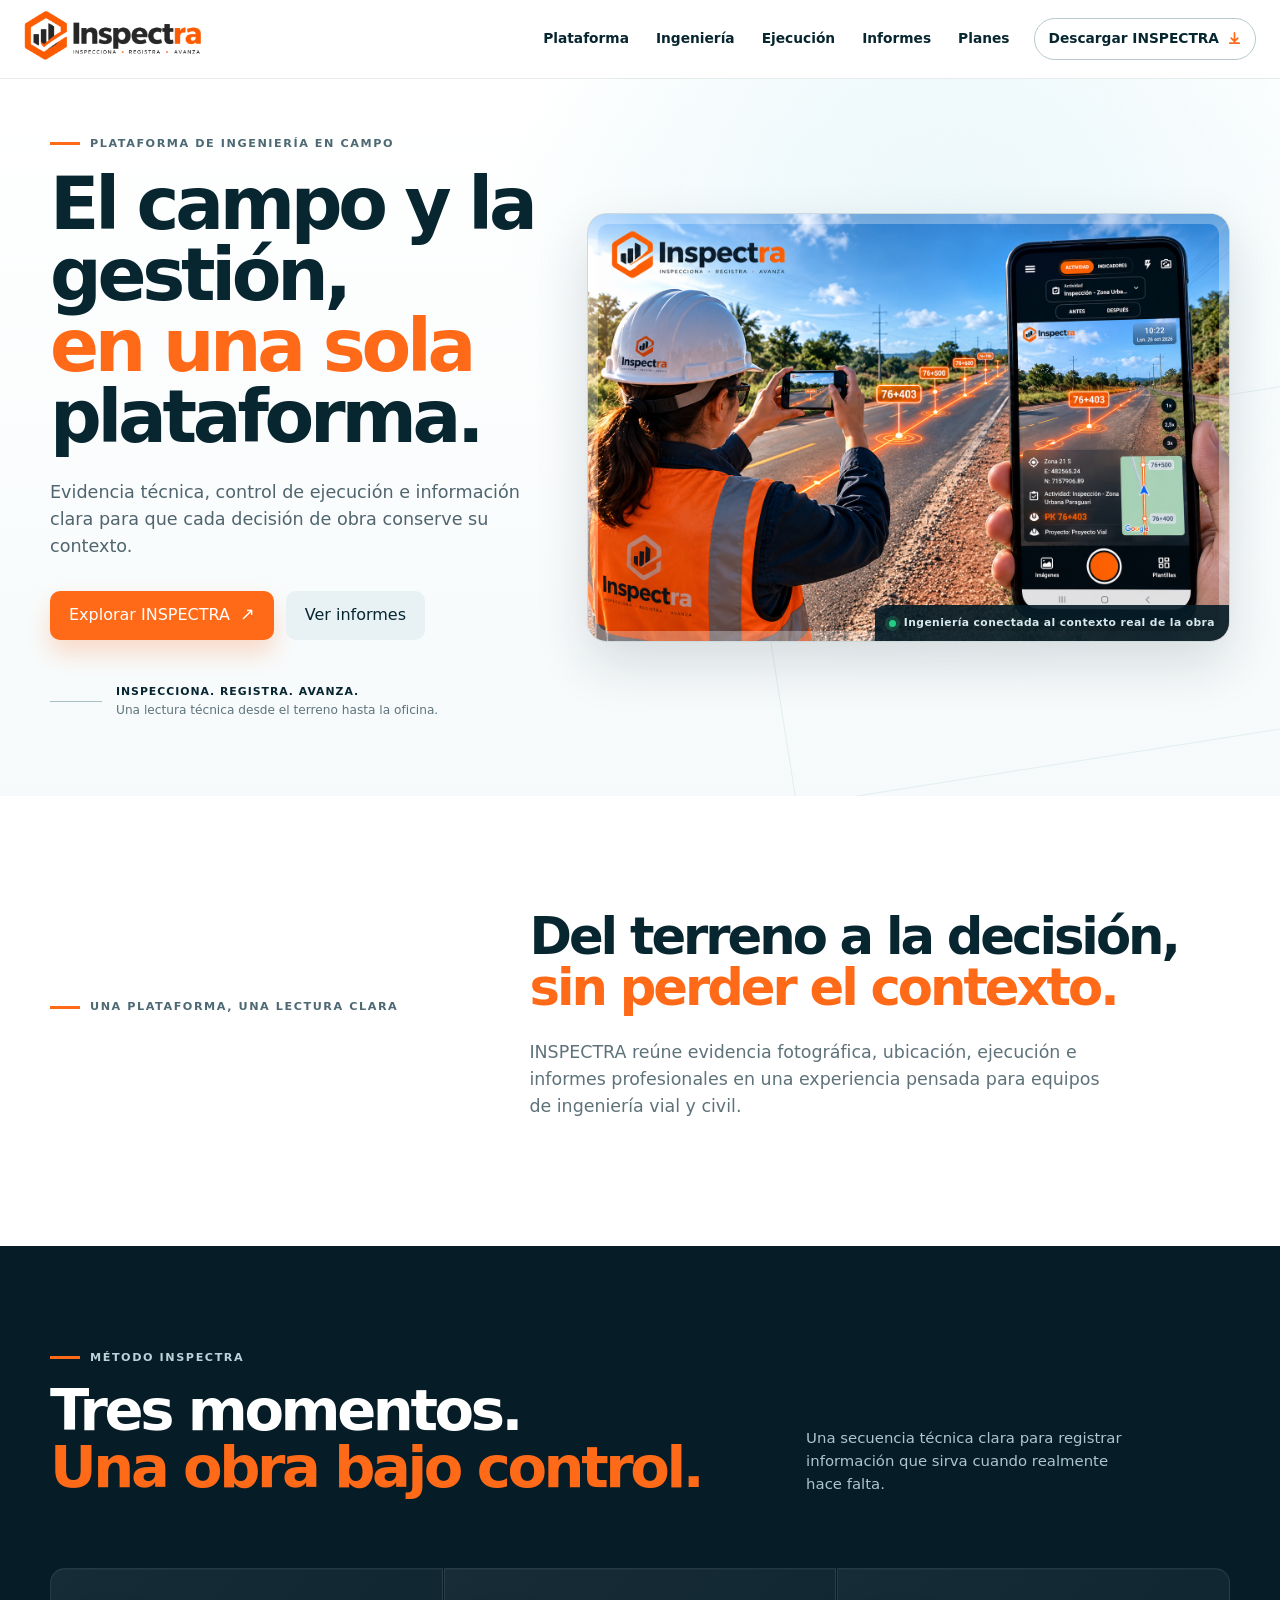
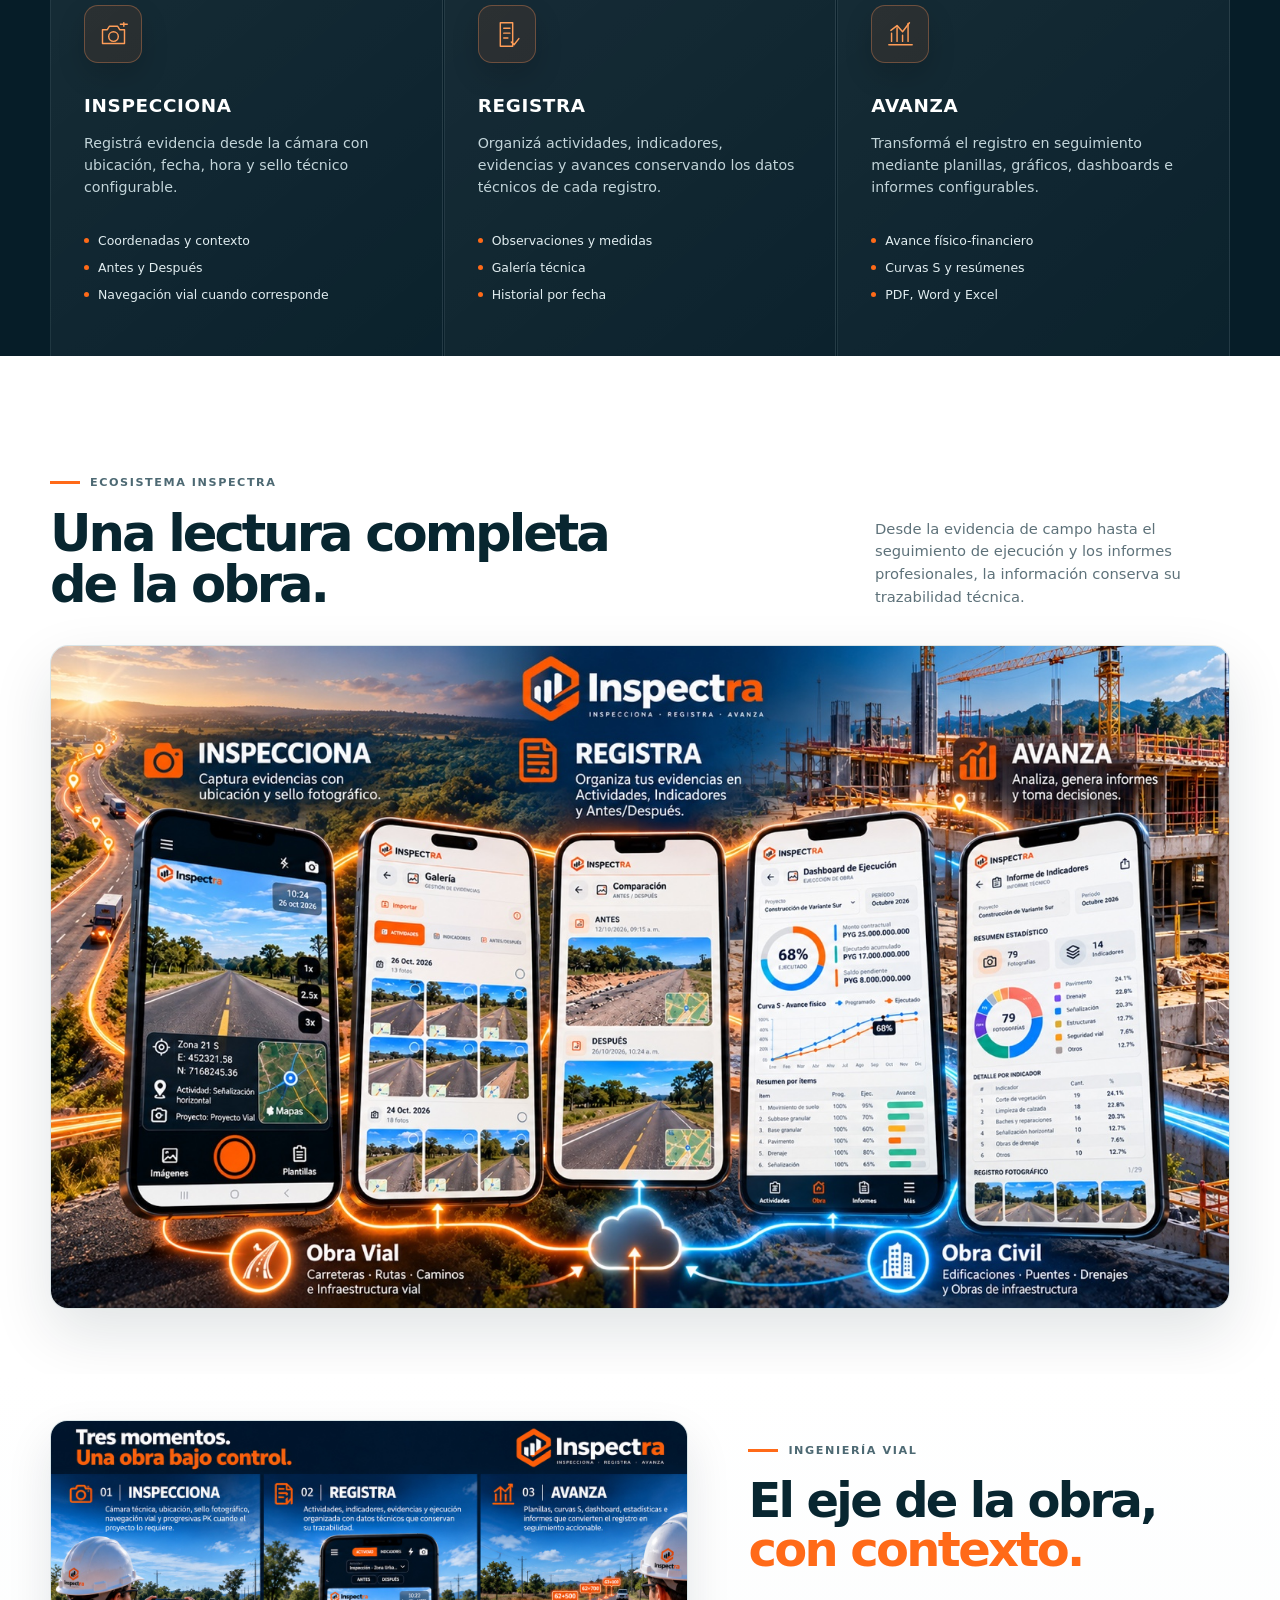
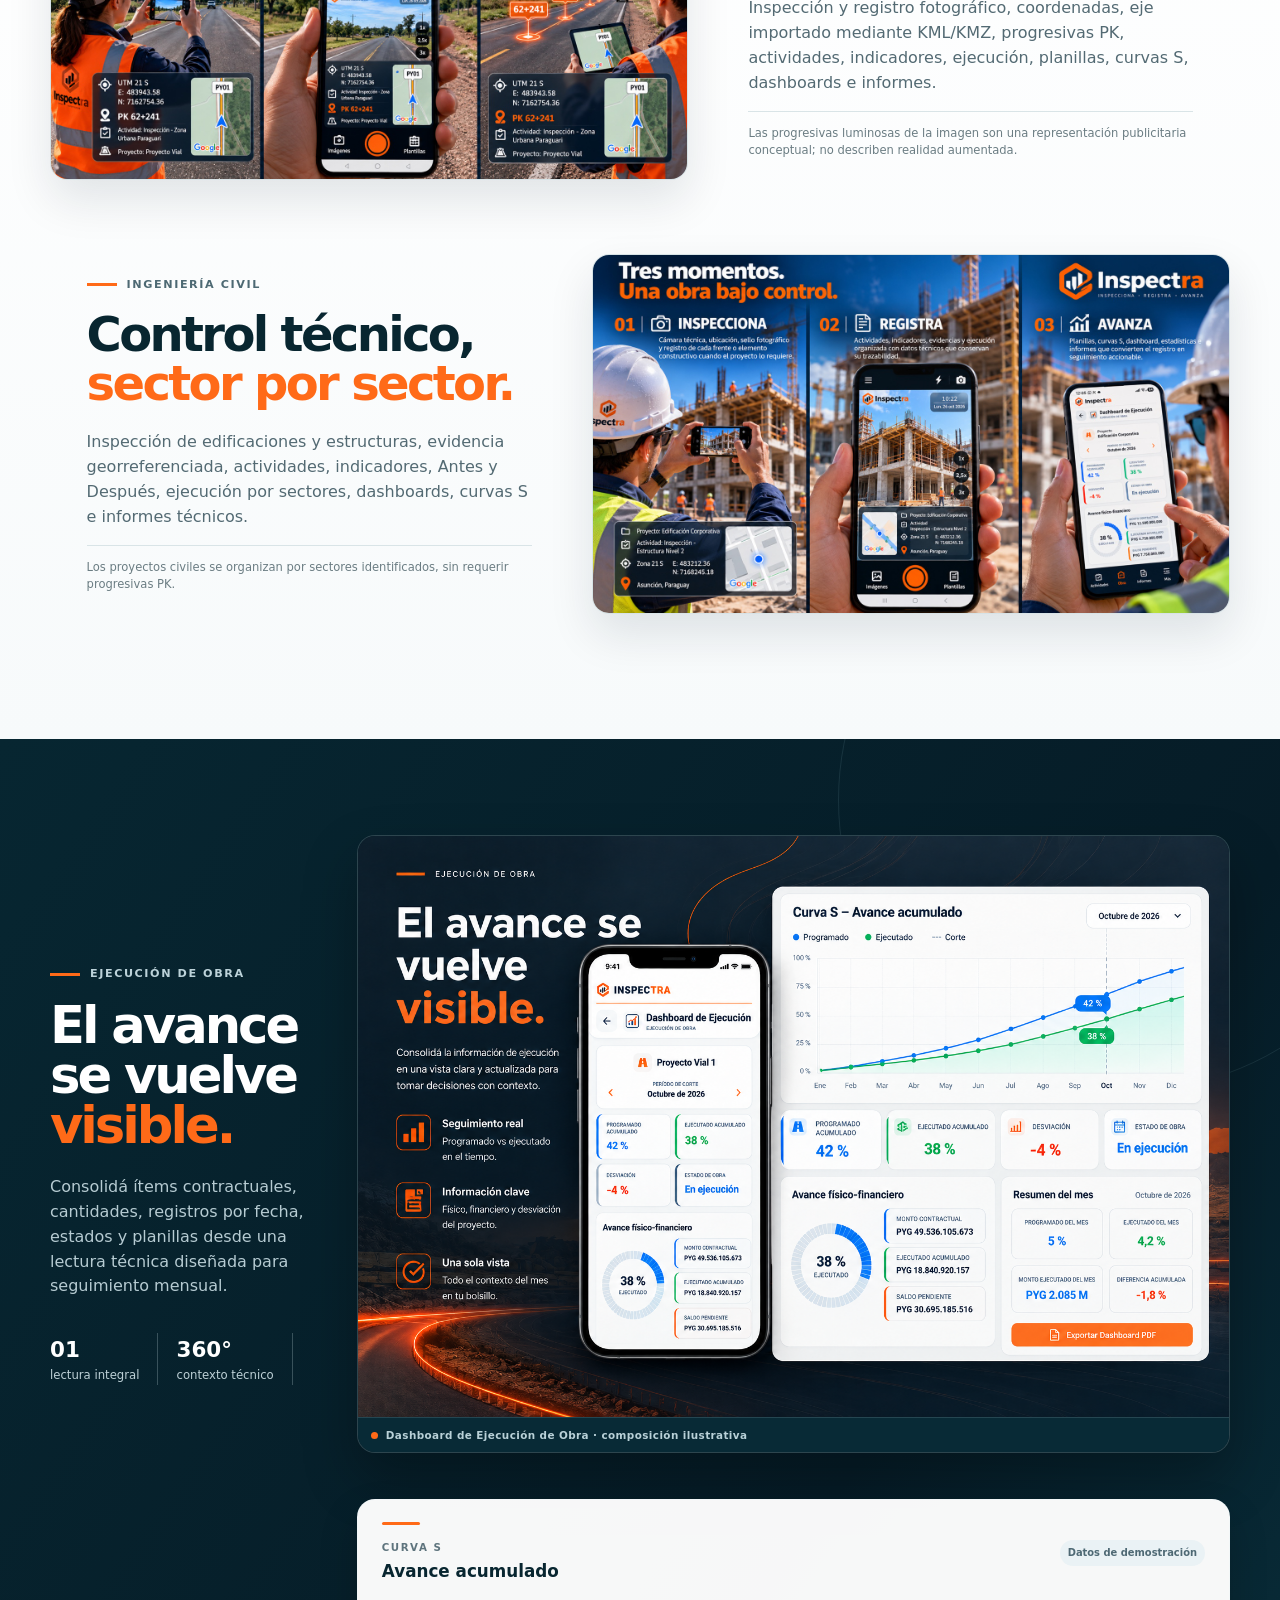
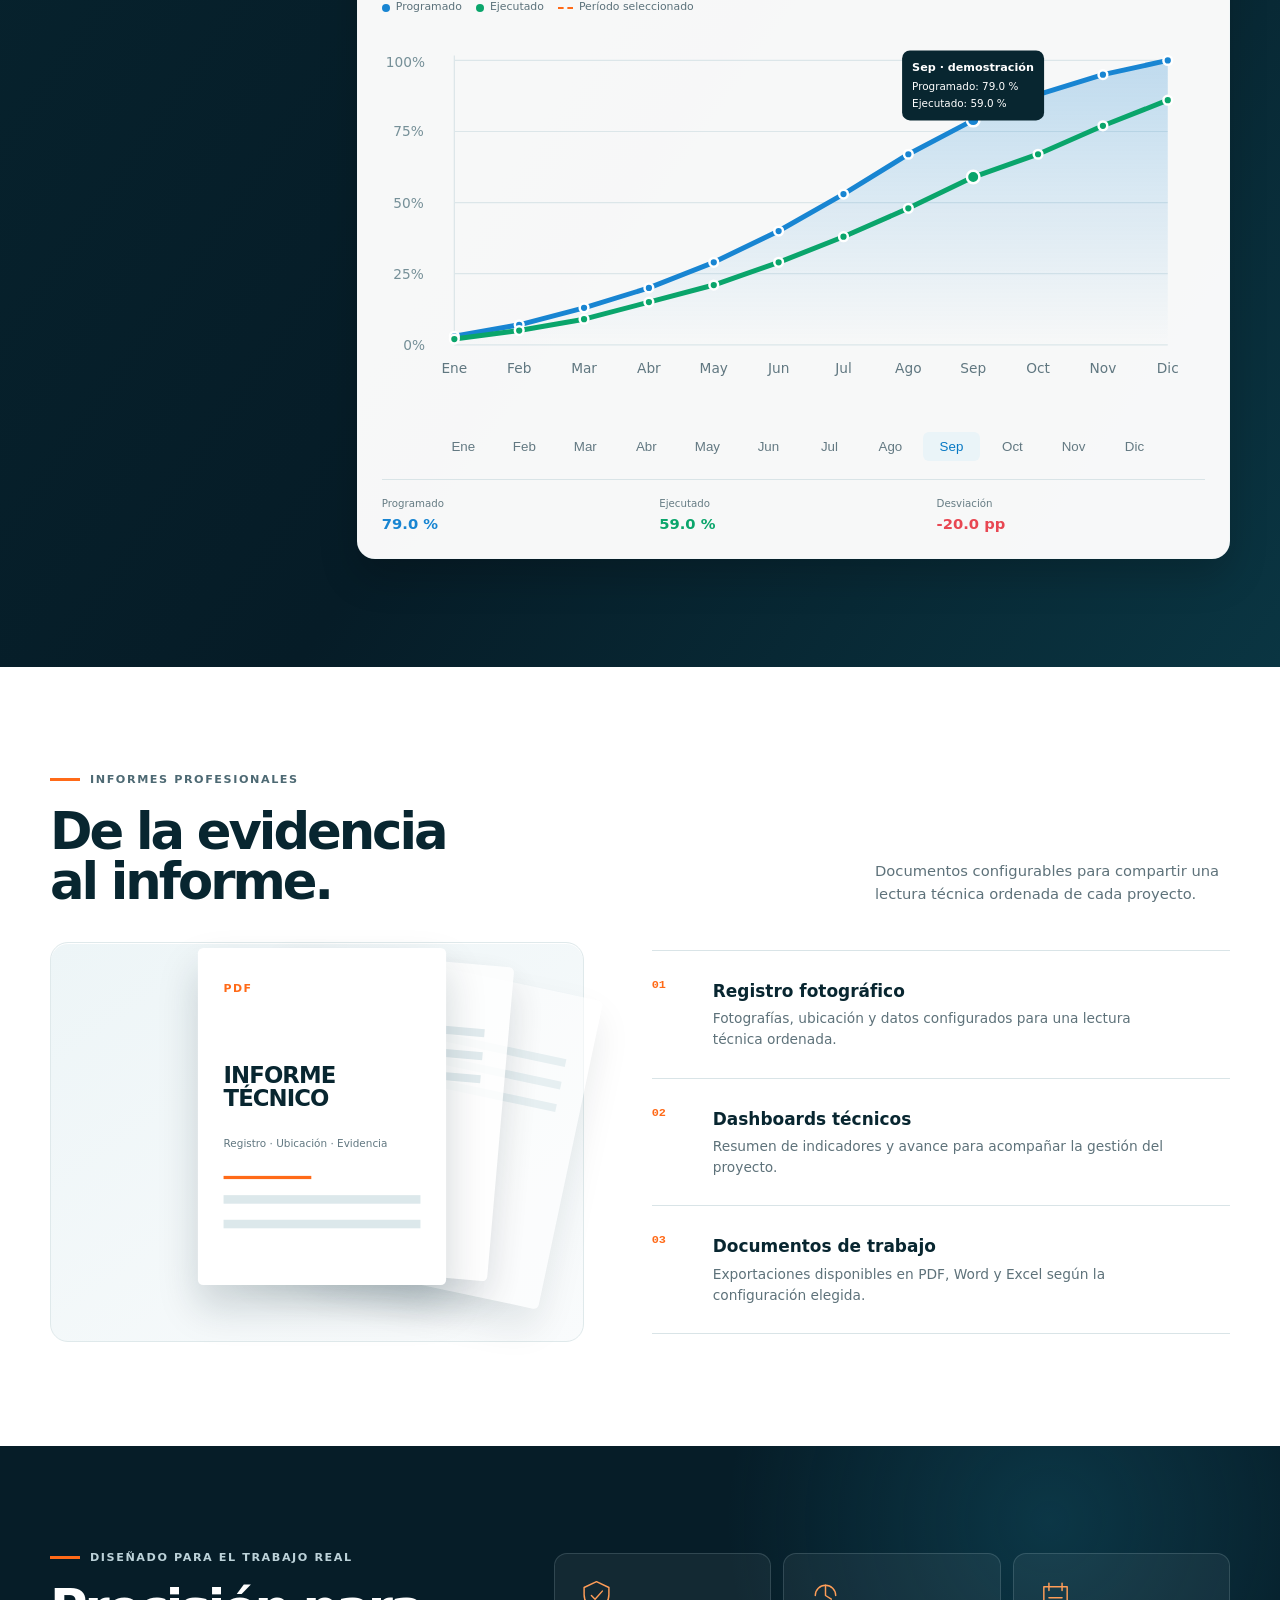
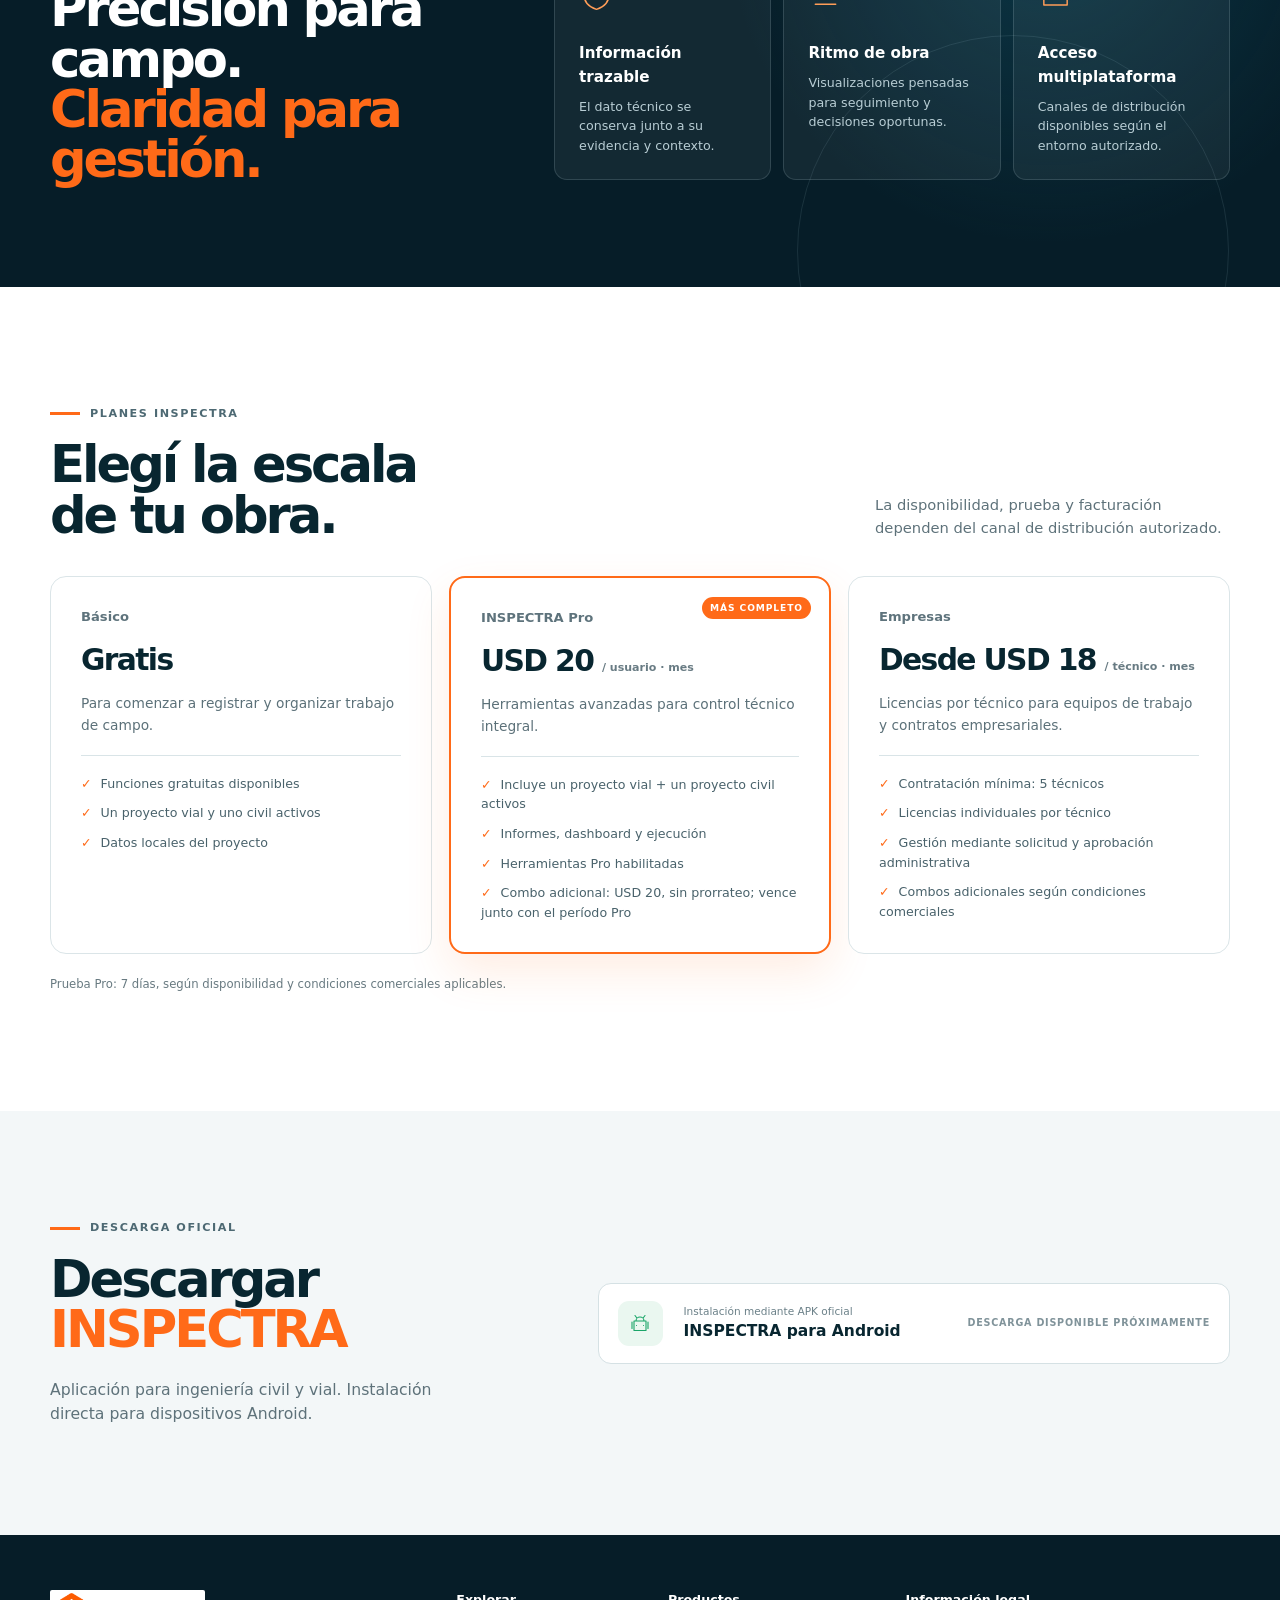
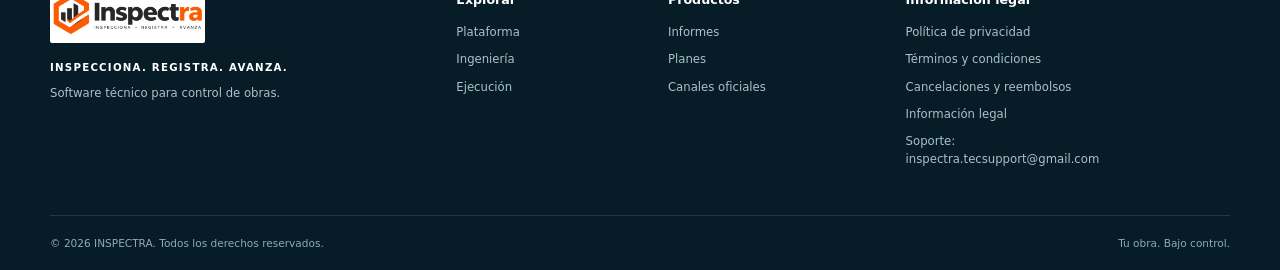
<file: site/index.html>
<!doctype html>
<html lang="es">
  <head>
    <meta charset="utf-8" />
    <meta name="viewport" content="width=device-width, initial-scale=1" />
    <meta name="description" content="INSPECTRA: evidencia técnica, control de ejecución e informes profesionales para obras viales y civiles." />
    <meta name="theme-color" content="#082630" />
    <title>INSPECTRA · Ingeniería bajo control</title>
    <link rel="stylesheet" href="styles.css" />
    <link rel="stylesheet" href="refinement.css" />
  </head>
  <body>
    <a class="skip-link" href="#contenido">Saltar al contenido</a>
    <header class="site-header" id="inicio">
      <div class="nav-shell">
        <a class="brand" href="#inicio" aria-label="INSPECTRA, inicio"><img src="assets/inspectra-logo-horizontal.png" width="2083" height="659" alt="INSPECTRA" /></a>
        <button class="nav-toggle" type="button" aria-expanded="false" aria-controls="site-nav"><span></span><span></span><span></span><span class="sr-only">Abrir menú</span></button>
        <nav id="site-nav" aria-label="Navegación principal"><a href="#plataforma">Plataforma</a><a href="#ingenieria">Ingeniería</a><a href="#ejecucion">Ejecución</a><a href="#informes">Informes</a><a href="#planes">Planes</a></nav>
        <a class="header-cta" href="#descargas" aria-label="Descargar INSPECTRA: ir a la sección de descargas">Descargar INSPECTRA <svg viewBox="0 0 16 16" aria-hidden="true"><path d="M8 2v8M4.5 7.5 8 11l3.5-3.5M3 13h10" /></svg></a>
      </div>
    </header>
    <main id="contenido">
      <section class="hero"><div class="hero-grid shell"><div class="hero-copy reveal"><p class="eyebrow"><span></span> Plataforma de ingeniería en campo</p><h1>El campo y la gestión,<br /><em>en una sola</em> plataforma.</h1><p class="hero-lead">Evidencia técnica, control de ejecución e información clara para que cada decisión de obra conserve su contexto.</p><div class="hero-actions"><a class="button button-primary" href="#plataforma">Explorar INSPECTRA <span>↗</span></a><a class="button button-secondary" href="#informes">Ver informes</a></div><div class="hero-proof"><span class="proof-line"></span><p><strong>INSPECCIONA. REGISTRA. AVANZA.</strong><br />Una lectura técnica desde el terreno hasta la oficina.</p></div></div><figure class="hero-media reveal"><img src="assets/inspectra-portada.jpg" width="1536" height="1024" fetchpriority="high" alt="Presentación oficial de INSPECTRA para inspección y control técnico de obras" /><figcaption><span class="pulse" aria-hidden="true"></span> Ingeniería conectada al contexto real de la obra</figcaption></figure></div></section>
      <section class="intro shell reveal"><p class="eyebrow"><span></span> Una plataforma, una lectura clara</p><div><h2>Del terreno a la decisión,<br /><em>sin perder el contexto.</em></h2><p>INSPECTRA reúne evidencia fotográfica, ubicación, ejecución e informes profesionales en una experiencia pensada para equipos de ingeniería vial y civil.</p></div></section>
      <section class="workflow" id="plataforma" aria-labelledby="workflow-title"><div class="shell workflow-head reveal"><p class="eyebrow eyebrow-light"><span></span> Método INSPECTRA</p><h2 id="workflow-title">Tres momentos.<br /><em>Una obra bajo control.</em></h2><p>Una secuencia técnica clara para registrar información que sirva cuando realmente hace falta.</p></div><div class="shell workflow-grid"><article class="workflow-card reveal"><div class="workflow-icon" aria-hidden="true"><svg viewBox="0 0 48 48"><path d="M8 17h7l3-5h12l3 5h7v20H8zM24 34a7 7 0 1 0 0-14 7 7 0 0 0 0 14Z"/><path d="M39 12v-5M34 9h10"/></svg></div><h3>INSPECCIONA</h3><p>Registrá evidencia desde la cámara con ubicación, fecha, hora y sello técnico configurable.</p><ul><li>Coordenadas y contexto</li><li>Antes y Después</li><li>Navegación vial cuando corresponde</li></ul></article><article class="workflow-card reveal"><div class="workflow-icon" aria-hidden="true"><svg viewBox="0 0 48 48"><path d="M15 7h18v34H15zM20 15h9M20 22h9M20 29h6"/><path d="m31 35 4 4 7-9"/></svg></div><h3>REGISTRA</h3><p>Organizá actividades, indicadores, evidencias y avances conservando los datos técnicos de cada registro.</p><ul><li>Observaciones y medidas</li><li>Galería técnica</li><li>Historial por fecha</li></ul></article><article class="workflow-card reveal"><div class="workflow-icon" aria-hidden="true"><svg viewBox="0 0 48 48"><path d="M7 39h34M11 34V22M19 34V14M27 34V25M35 34V8"/><path d="m10 18 9-7 8 9 10-13"/></svg></div><h3>AVANZA</h3><p>Transformá el registro en seguimiento mediante planillas, gráficos, dashboards e informes configurables.</p><ul><li>Avance físico-financiero</li><li>Curvas S y resúmenes</li><li>PDF, Word y Excel</li></ul></article></div></section>
      <section class="ecosystem shell" id="ingenieria" aria-labelledby="ecosystem-title"><div class="section-heading reveal"><div><p class="eyebrow"><span></span> Ecosistema INSPECTRA</p><h2 id="ecosystem-title">Una lectura completa<br />de la obra.</h2></div><p>Desde la evidencia de campo hasta el seguimiento de ejecución y los informes profesionales, la información conserva su trazabilidad técnica.</p></div><figure class="ecosystem-visual reveal"><img src="assets/inspectra-general.jpg" width="1536" height="864" loading="lazy" alt="Presentación oficial del ecosistema INSPECTRA: cámara, galería, Antes y Después, dashboard e informes" /></figure></section>
      <section class="engineering" aria-label="Soluciones de ingeniería vial y civil"><div class="shell engineering-grid"><article class="engineering-card reveal"><figure><img src="assets/inspectra-vial.jpg" width="1536" height="864" loading="lazy" alt="Presentación oficial de INSPECTRA para obras viales" /></figure><div class="engineering-copy"><p class="eyebrow"><span></span> Ingeniería vial</p><h2>El eje de la obra,<br /><em>con contexto.</em></h2><p>Inspección y registro fotográfico, coordenadas, eje importado mediante KML/KMZ, progresivas PK, actividades, indicadores, ejecución, planillas, curvas S, dashboards e informes.</p><small>Las progresivas luminosas de la imagen son una representación publicitaria conceptual; no describen realidad aumentada.</small></div></article><article class="engineering-card civil reveal"><figure><img src="assets/inspectra-civil.jpg" width="1536" height="864" loading="lazy" alt="Presentación oficial de INSPECTRA para obras civiles" /></figure><div class="engineering-copy"><p class="eyebrow"><span></span> Ingeniería civil</p><h2>Control técnico,<br /><em>sector por sector.</em></h2><p>Inspección de edificaciones y estructuras, evidencia georreferenciada, actividades, indicadores, Antes y Después, ejecución por sectores, dashboards, curvas S e informes técnicos.</p><small>Los proyectos civiles se organizan por sectores identificados, sin requerir progresivas PK.</small></div></article></div></section>
      <section class="execution-band" id="ejecucion"><div class="shell execution-layout"><div class="execution-copy reveal"><p class="eyebrow eyebrow-light"><span></span> Ejecución de obra</p><h2>El avance se vuelve<br /><em>visible.</em></h2><p>Consolidá ítems contractuales, cantidades, registros por fecha, estados y planillas desde una lectura técnica diseñada para seguimiento mensual.</p><div class="execution-stats"><span><strong>01</strong> lectura integral</span><span><strong>360°</strong> contexto técnico</span></div></div><figure class="execution-dashboard reveal"><img src="assets/inspectra-ejecucion.png" width="1536" height="1024" loading="lazy" alt="Presentación ilustrativa oficial del Dashboard de Ejecución de Obra de INSPECTRA" /><figcaption>Dashboard de Ejecución de Obra · composición ilustrativa</figcaption></figure><div class="s-curve-panel reveal" aria-label="Demostración interactiva de curva S"><div class="curve-toolbar"><div><span class="chart-kicker">CURVA S</span><strong>Avance acumulado</strong></div><span class="demo-badge">Datos de demostración</span></div><div class="curve-legend"><span><i class="legend-program"></i> Programado</span><span><i class="legend-executed"></i> Ejecutado</span><span><i class="legend-cut"></i> Período seleccionado</span></div><div class="curve-wrap"><svg id="s-curve" viewBox="0 0 660 330" role="img" aria-label="Curva S demostrativa: avance programado y ejecutado"><defs><linearGradient id="curve-area" x1="0" x2="0" y1="0" y2="1"><stop stop-color="#1885d2" stop-opacity=".25"/><stop offset="1" stop-color="#1885d2" stop-opacity="0"/></linearGradient></defs><g class="curve-grid"><path d="M58 34H630M58 91H630M58 148H630M58 205H630M58 262H630M58 262V30"/></g><g class="curve-y-labels"><text x="17" y="266">0%</text><text x="9" y="209">25%</text><text x="9" y="152">50%</text><text x="9" y="95">75%</text><text x="3" y="39">100%</text></g><path id="curve-area-path" fill="url(#curve-area)"/><path id="curve-cut-line" class="curve-cut-line"/><path id="curve-planned" class="curve-line planned"/><path id="curve-executed" class="curve-line executed"/><g id="curve-points"></g><g id="curve-labels"></g></svg><div class="curve-tooltip" id="curve-tooltip" aria-live="polite"></div></div><div class="curve-months" id="curve-months" aria-label="Seleccionar mes de la demostración"></div><div class="curve-summary"><div><span>Programado</span><strong id="planned-value">—</strong></div><div><span>Ejecutado</span><strong id="executed-value">—</strong></div><div><span>Desviación</span><strong id="variance-value">—</strong></div></div></div></div></section>
      <section class="reports-section shell" id="informes"><div class="section-heading reveal"><div><p class="eyebrow"><span></span> Informes profesionales</p><h2>De la evidencia<br />al informe.</h2></div><p>Documentos configurables para compartir una lectura técnica ordenada de cada proyecto.</p></div><div class="reports-layout"><div class="document-stage reveal" aria-label="Representación ilustrativa de informes técnicos"><div class="document back"><span>EXCEL</span><i></i><i></i><i></i></div><div class="document middle"><span>WORD</span><i></i><i></i><i></i></div><div class="document front"><span>PDF</span><b>INFORME<br />TÉCNICO</b><small>Registro · Ubicación · Evidencia</small><em></em><i></i><i></i></div></div><div class="report-features reveal"><article><span class="feature-mark">01</span><div><h3>Registro fotográfico</h3><p>Fotografías, ubicación y datos configurados para una lectura técnica ordenada.</p></div></article><article><span class="feature-mark">02</span><div><h3>Dashboards técnicos</h3><p>Resumen de indicadores y avance para acompañar la gestión del proyecto.</p></div></article><article><span class="feature-mark">03</span><div><h3>Documentos de trabajo</h3><p>Exportaciones disponibles en PDF, Word y Excel según la configuración elegida.</p></div></article></div></div></section>
      <section class="value-band"><div class="shell value-grid"><div class="value-intro reveal"><p class="eyebrow eyebrow-light"><span></span> Diseñado para el trabajo real</p><h2>Precisión para campo.<br /><em>Claridad para gestión.</em></h2></div><div class="value-cards reveal"><article><svg viewBox="0 0 48 48" aria-hidden="true"><path d="M24 5 7 13v10c0 10 7 17 17 20 10-3 17-10 17-20V13z"/><path d="m17 24 5 5 10-11"/></svg><h3>Información trazable</h3><p>El dato técnico se conserva junto a su evidencia y contexto.</p></article><article><svg viewBox="0 0 48 48" aria-hidden="true"><path d="M10 24a14 14 0 0 1 28 0"/><path d="M24 10v14l8 5M10 36h28"/></svg><h3>Ritmo de obra</h3><p>Visualizaciones pensadas para seguimiento y decisiones oportunas.</p></article><article><svg viewBox="0 0 48 48" aria-hidden="true"><path d="M8 12h32v25H8zM15 7v10M33 7v10M15 27h18"/></svg><h3>Acceso multiplataforma</h3><p>Canales de distribución disponibles según el entorno autorizado.</p></article></div></div></section>
<section class="plans shell" id="planes" aria-labelledby="plans-title"><div class="section-heading reveal"><div><p class="eyebrow"><span></span> Planes INSPECTRA</p><h2 id="plans-title">Elegí la escala<br />de tu obra.</h2></div><p>La disponibilidad, prueba y facturación dependen del canal de distribución autorizado.</p></div><div class="plan-grid"><article class="plan-card reveal"><p class="plan-name">Básico</p><h3>Gratis</h3><p>Para comenzar a registrar y organizar trabajo de campo.</p><ul><li>Funciones gratuitas disponibles</li><li>Un proyecto vial y uno civil activos</li><li>Datos locales del proyecto</li></ul></article><article class="plan-card pro reveal"><span class="plan-tag">MÁS COMPLETO</span><p class="plan-name">INSPECTRA Pro</p><h3>USD 20 <small>/ usuario · mes</small></h3><p>Herramientas avanzadas para control técnico integral.</p><ul><li>Incluye un proyecto vial + un proyecto civil activos</li><li>Informes, dashboard y ejecución</li><li>Herramientas Pro habilitadas</li><li>Combo adicional: USD 20, sin prorrateo; vence junto con el período Pro</li></ul></article><article class="plan-card reveal"><p class="plan-name">Empresas</p><h3>Desde USD 18 <small>/ técnico · mes</small></h3><p>Licencias por técnico para equipos de trabajo y contratos empresariales.</p><ul><li>Contratación mínima: 5 técnicos</li><li>Licencias individuales por técnico</li><li>Gestión mediante solicitud y aprobación administrativa</li><li>Combos adicionales según condiciones comerciales</li></ul></article></div><p class="plan-footnote">Prueba Pro: 7 días, según disponibilidad y condiciones comerciales aplicables.</p></section>
      <section class="downloads" id="descargas" aria-labelledby="downloads-title"><div class="shell downloads-grid"><div class="downloads-copy reveal"><p class="eyebrow"><span></span> Descarga oficial</p><h2 id="downloads-title">Descargar <em>INSPECTRA</em></h2><p>Aplicación para ingeniería civil y vial. Instalación directa para dispositivos Android.</p></div><div class="download-list reveal"><article class="store-button direct download-pending" aria-label="INSPECTRA para Android: descarga disponible próximamente"><span class="store-logo android-logo" aria-hidden="true"><svg viewBox="0 0 48 48"><path d="M12 20h24v19H12zM16 20a8 8 0 0 1 16 0M17 13l-3-4M31 13l3-4M17 29h.1M31 29h.1M8 22v13M40 22v13"/></svg></span><span><small>Instalación mediante APK oficial</small><strong>INSPECTRA para Android</strong></span><b>Descarga disponible próximamente</b></article></div></div></section>
    </main>
<footer class="site-footer"><div class="shell footer-grid"><div class="footer-brand"><img src="assets/inspectra-logo-horizontal.png" width="2083" height="659" alt="INSPECTRA" /><p>INSPECCIONA. REGISTRA. AVANZA.</p><span>Software técnico para control de obras.</span></div><div><strong>Explorar</strong><a href="#plataforma">Plataforma</a><a href="#ingenieria">Ingeniería</a><a href="#ejecucion">Ejecución</a></div><div><strong>Productos</strong><a href="#informes">Informes</a><a href="#planes">Planes</a><a href="#descargas">Canales oficiales</a></div><div class="footer-legal"><strong>Información legal</strong><a href="privacidad.html">Política de privacidad</a><a href="terminos.html">Términos y condiciones</a><a href="reembolsos.html">Cancelaciones y reembolsos</a><a href="informacion-legal.html">Información legal</a><a href="mailto:inspectra.tecsupport@gmail.com">Soporte: inspectra.tecsupport@gmail.com</a></div></div><div class="shell footer-bottom"><span>© 2026 INSPECTRA. Todos los derechos reservados.</span><span>Tu obra. Bajo control.</span></div></footer>
    <div class="toast" role="status" aria-live="polite"></div><script src="app.js"></script>
  </body>
</html>
</file>
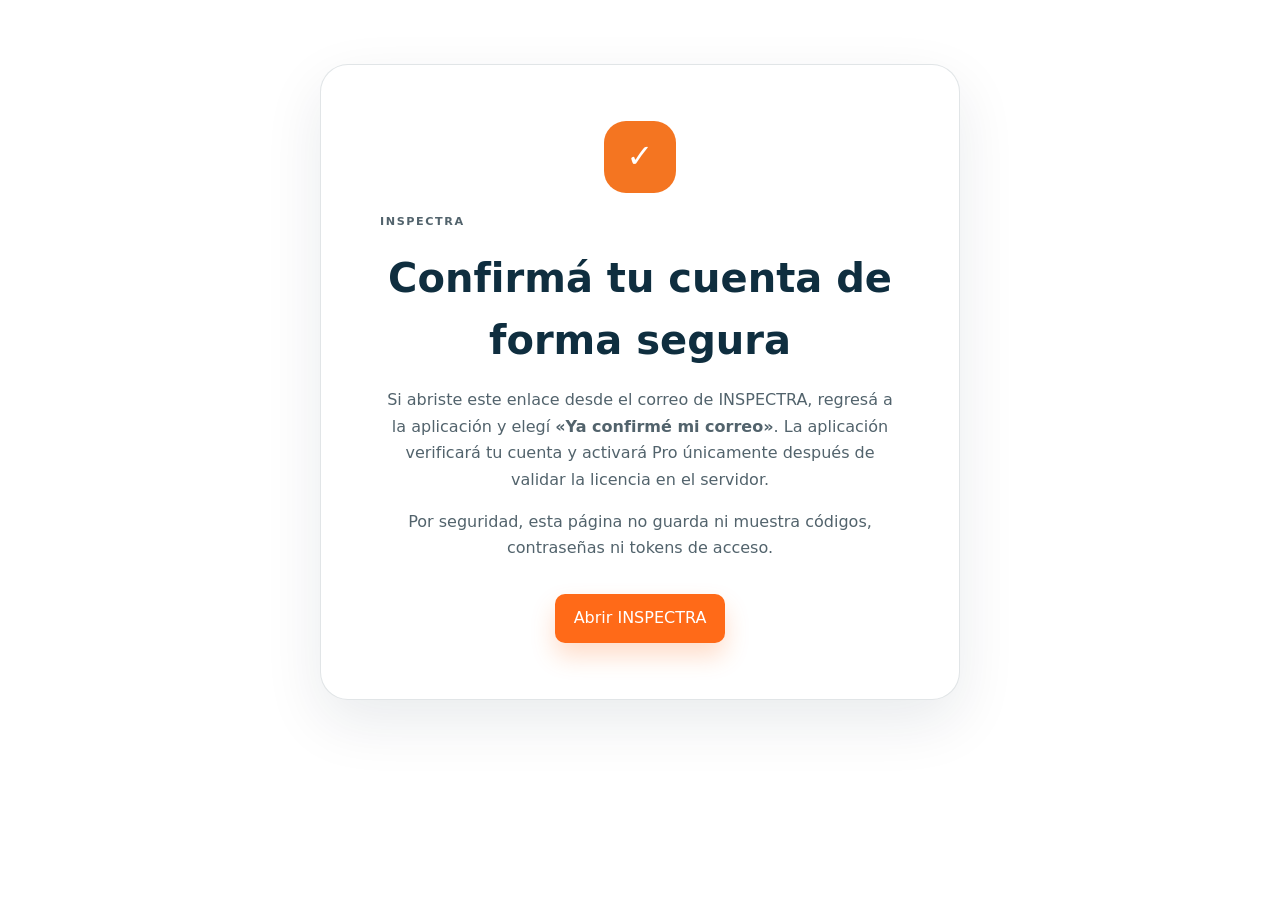
<file: site/confirmacion.html>
<!doctype html>
<html lang="es">
  <head>
    <meta charset="utf-8" />
    <meta name="viewport" content="width=device-width, initial-scale=1" />
    <meta name="robots" content="noindex,nofollow" />
    <title>Confirmación de cuenta | INSPECTRA</title>
    <link rel="stylesheet" href="styles.css" />
    <style>
      .confirmation-main { min-height: 72vh; display: grid; place-items: center; padding: 4rem 1.25rem; }
      .confirmation-card { width: min(100%, 640px); padding: clamp(2rem, 5vw, 3.5rem); text-align: center; border: 1px solid rgba(15, 46, 63, .12); border-radius: 28px; background: #fff; box-shadow: 0 22px 60px rgba(12, 37, 52, .09); }
      .confirmation-mark { width: 72px; height: 72px; margin: 0 auto 1.25rem; border-radius: 22px; display: grid; place-items: center; color: #fff; background: #f47521; font-size: 2rem; font-weight: 900; }
      .confirmation-card h1 { color: #0f2e3f; margin: 0; font-size: clamp(1.8rem, 4vw, 2.5rem); }
      .confirmation-card p { color: #52636c; line-height: 1.65; margin: 1rem auto; max-width: 520px; }
      .confirmation-card .button { display: inline-flex; margin-top: 1rem; }
    </style>
  </head>
  <body>
    <main class="confirmation-main">
      <section class="confirmation-card" aria-labelledby="confirmation-title">
        <div class="confirmation-mark" aria-hidden="true">✓</div>
        <p class="eyebrow">INSPECTRA</p>
        <h1 id="confirmation-title">Confirmá tu cuenta de forma segura</h1>
        <p>Si abriste este enlace desde el correo de INSPECTRA, regresá a la aplicación y elegí <strong>«Ya confirmé mi correo»</strong>. La aplicación verificará tu cuenta y activará Pro únicamente después de validar la licencia en el servidor.</p>
        <p>Por seguridad, esta página no guarda ni muestra códigos, contraseñas ni tokens de acceso.</p>
        <a class="button button-primary" href="vialai://auth/callback">Abrir INSPECTRA</a>
      </section>
    </main>
    <script>
      // Supabase legacy links can use URL fragments. Fragments never reach the
      // web server; remove them immediately so they are not retained in browser
      // history. The native callback is the only place that exchanges them.
      if (window.location.hash || window.location.search) window.history.replaceState(null, '', window.location.pathname);
    </script>
  </body>
</html>
</file>
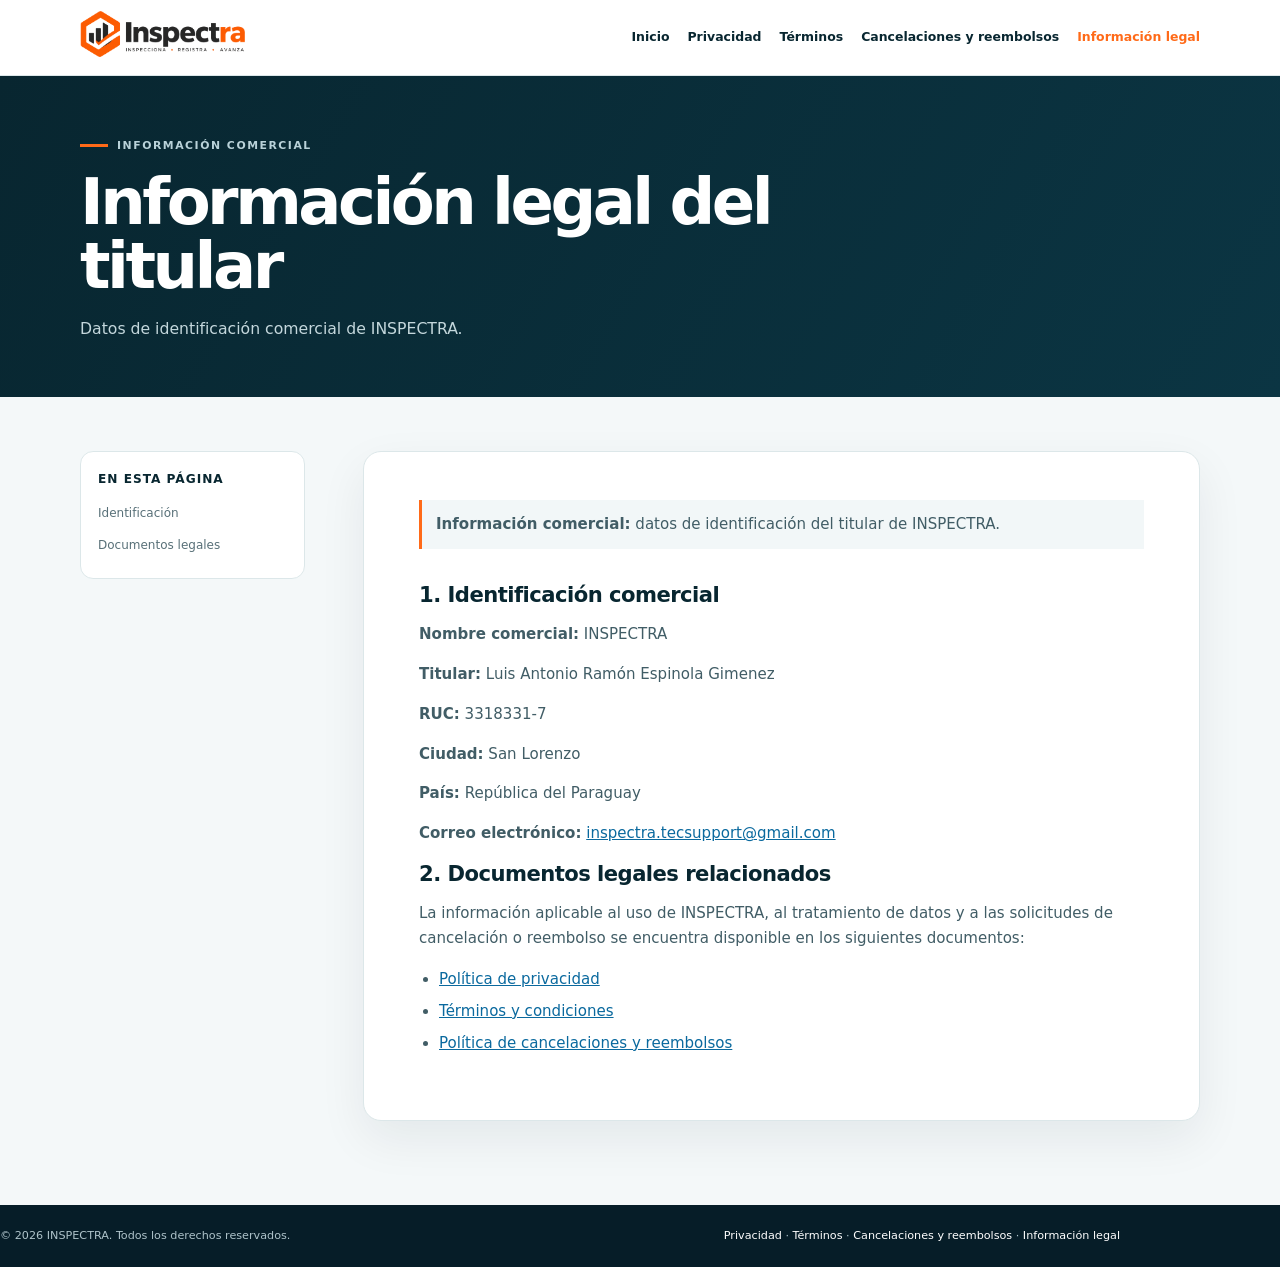
<file: site/informacion-legal.html>
<!doctype html>
<html lang="es">
<head>
<meta charset="utf-8">
<meta name="viewport" content="width=device-width,initial-scale=1">
<meta name="description" content="Información legal del titular de INSPECTRA.">
<meta name="theme-color" content="#082630">
<title>Información legal | INSPECTRA</title>
<link rel="stylesheet" href="legal.css">
</head>
<body>
<a class="skip-link" href="#contenido">Saltar al contenido</a>
<header class="legal-header">
<div class="legal-nav">
<a class="brand" href="index.html" aria-label="INSPECTRA, inicio">
<img src="assets/inspectra-logo-horizontal.png" width="2083" height="659" alt="INSPECTRA">
</a>
<nav aria-label="Navegación legal">
<a href="index.html">Inicio</a>
<a href="privacidad.html">Privacidad</a>
<a href="terminos.html">Términos</a>
<a href="reembolsos.html">Cancelaciones y reembolsos</a>
<a href="informacion-legal.html" aria-current="page">Información legal</a>
</nav>
</div>
</header>
<main id="contenido">
<section class="legal-hero">
<div class="legal-hero-inner">
<p class="eyebrow"><span></span> Información comercial</p>
<h1>Información legal del titular</h1>
<p>Datos de identificación comercial de INSPECTRA.</p>
</div>
</section>
<div class="legal-layout">
<aside class="legal-toc" aria-label="Índice">
<strong>En esta página</strong>
<a href="#identificacion">Identificación</a>
<a href="#documentos">Documentos legales</a>
</aside>
<article class="legal-article">
<p class="document-meta"><strong>Información comercial:</strong> datos de identificación del titular de INSPECTRA.</p>
<section id="identificacion">
<h2>1. Identificación comercial</h2>
<p><strong>Nombre comercial:</strong> INSPECTRA</p>
<p><strong>Titular:</strong> Luis Antonio Ramón Espinola Gimenez</p>
<p><strong>RUC:</strong> 3318331-7</p>
<p><strong>Ciudad:</strong> San Lorenzo</p>
<p><strong>País:</strong> República del Paraguay</p>
<p><strong>Correo electrónico:</strong> <a href="mailto:inspectra.tecsupport@gmail.com">inspectra.tecsupport@gmail.com</a></p>
</section>
<section id="documentos">
<h2>2. Documentos legales relacionados</h2>
<p>La información aplicable al uso de INSPECTRA, al tratamiento de datos y a las solicitudes de cancelación o reembolso se encuentra disponible en los siguientes documentos:</p>
<ul>
<li><a href="privacidad.html">Política de privacidad</a></li>
<li><a href="terminos.html">Términos y condiciones</a></li>
<li><a href="reembolsos.html">Política de cancelaciones y reembolsos</a></li>
</ul>
</section>
</article>
</div>
</main>
<footer class="legal-footer">
<div class="legal-footer-inner">
<span>© 2026 INSPECTRA. Todos los derechos reservados.</span>
<span><a href="privacidad.html">Privacidad</a> · <a href="terminos.html">Términos</a> · <a href="reembolsos.html">Cancelaciones y reembolsos</a> · <a href="informacion-legal.html">Información legal</a></span>
</div>
</footer>
</body>
</html>
</file>
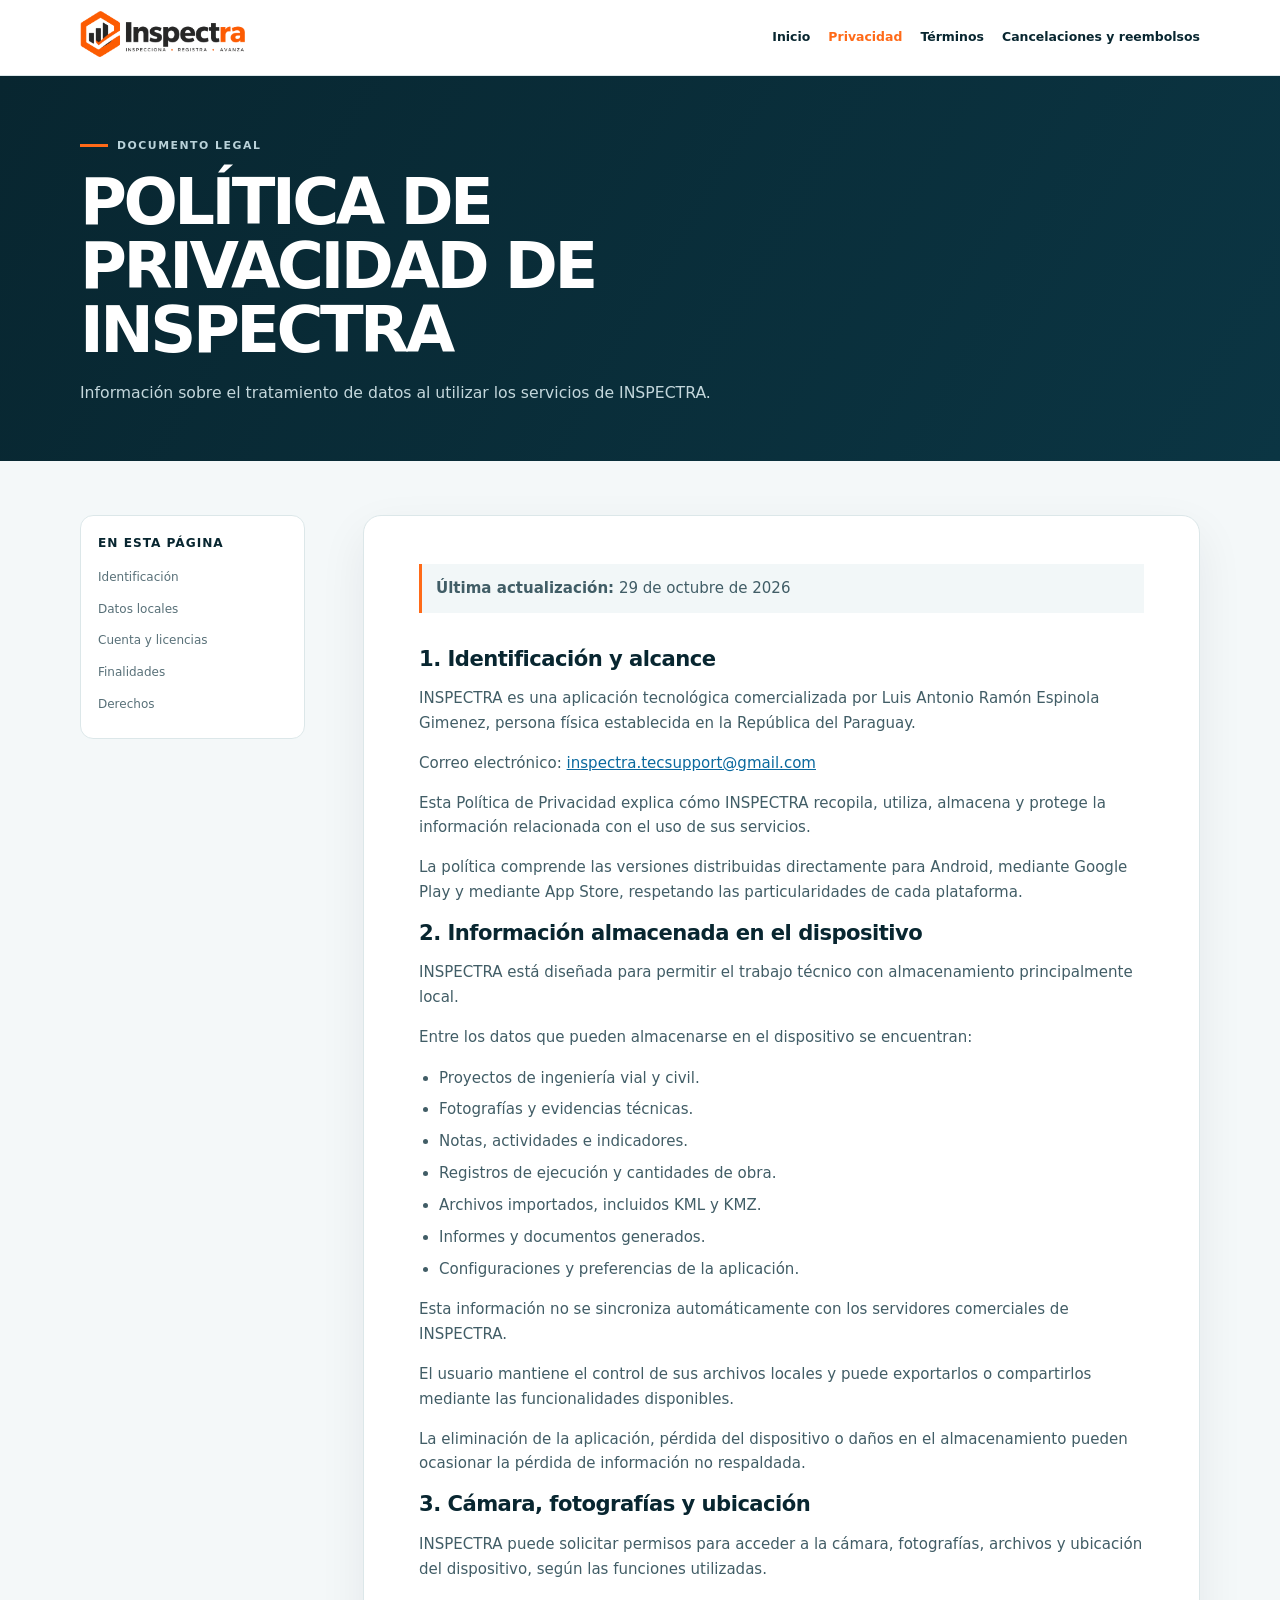
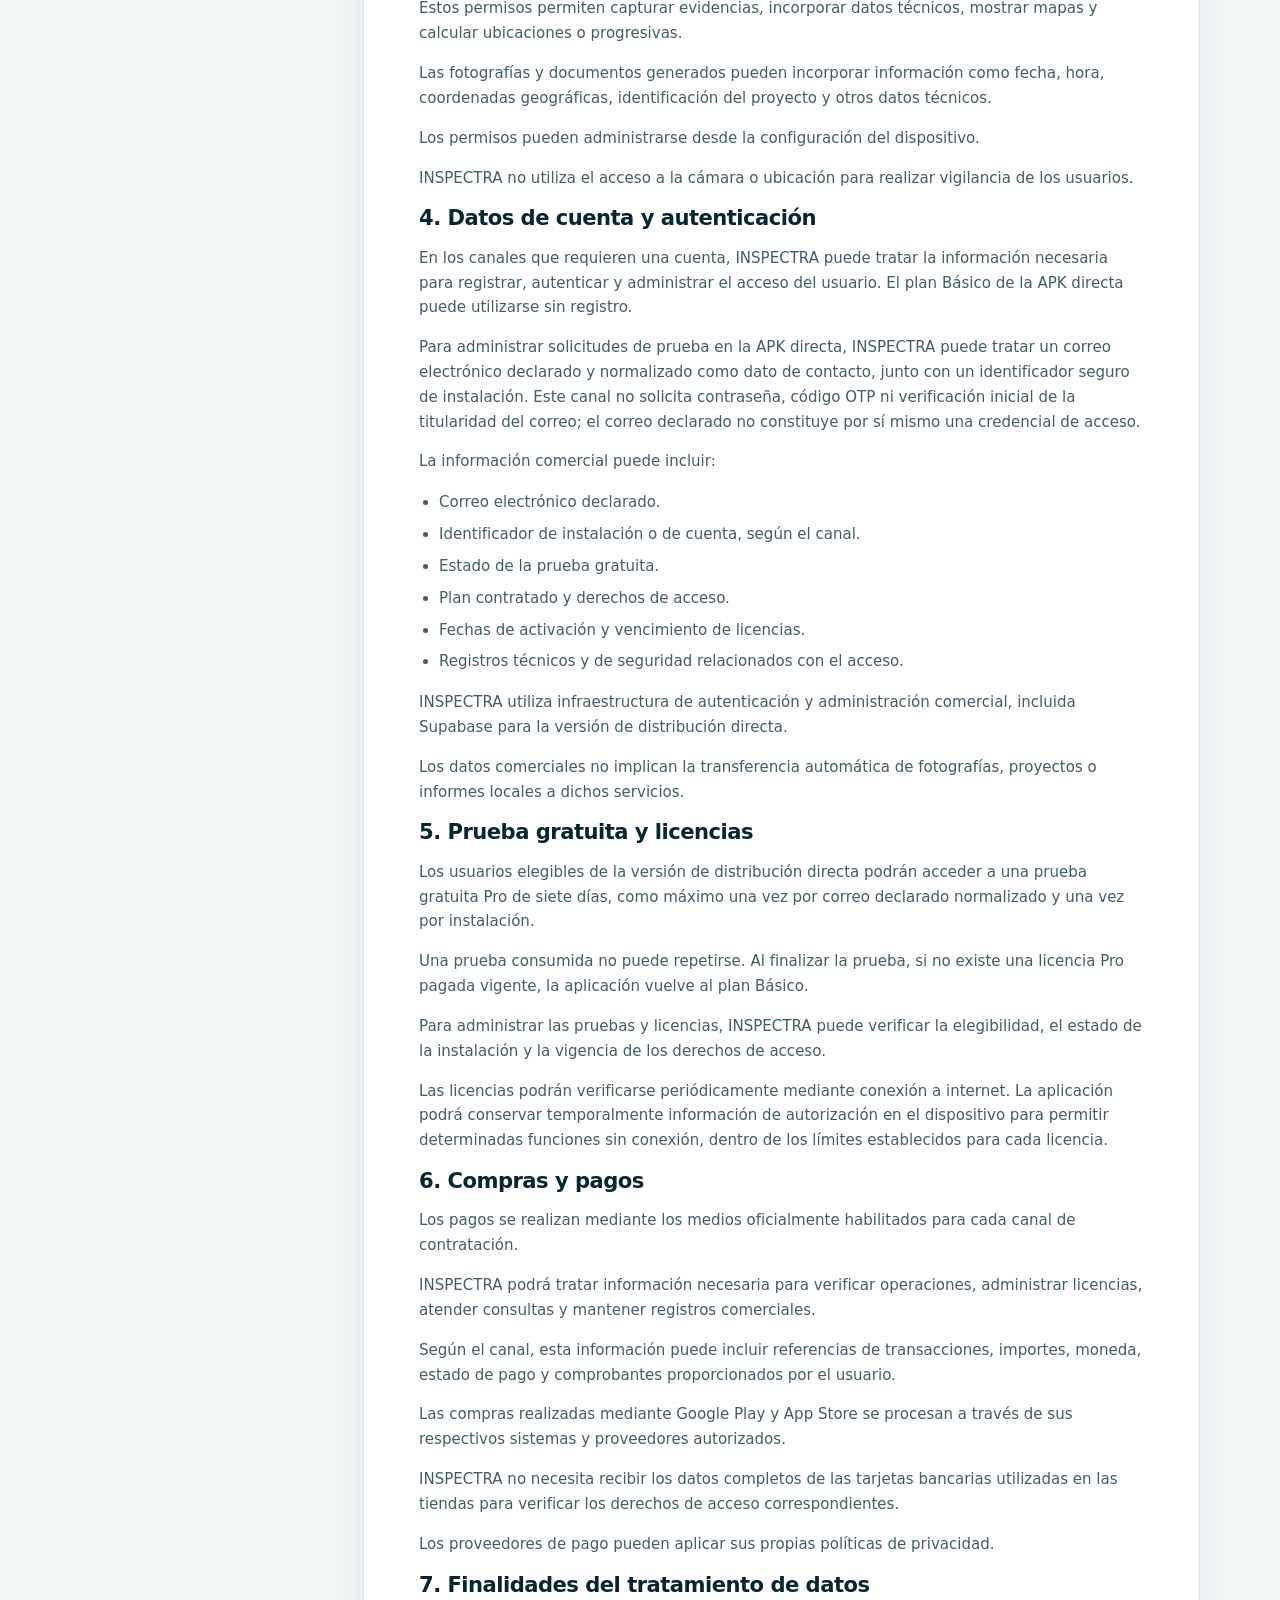
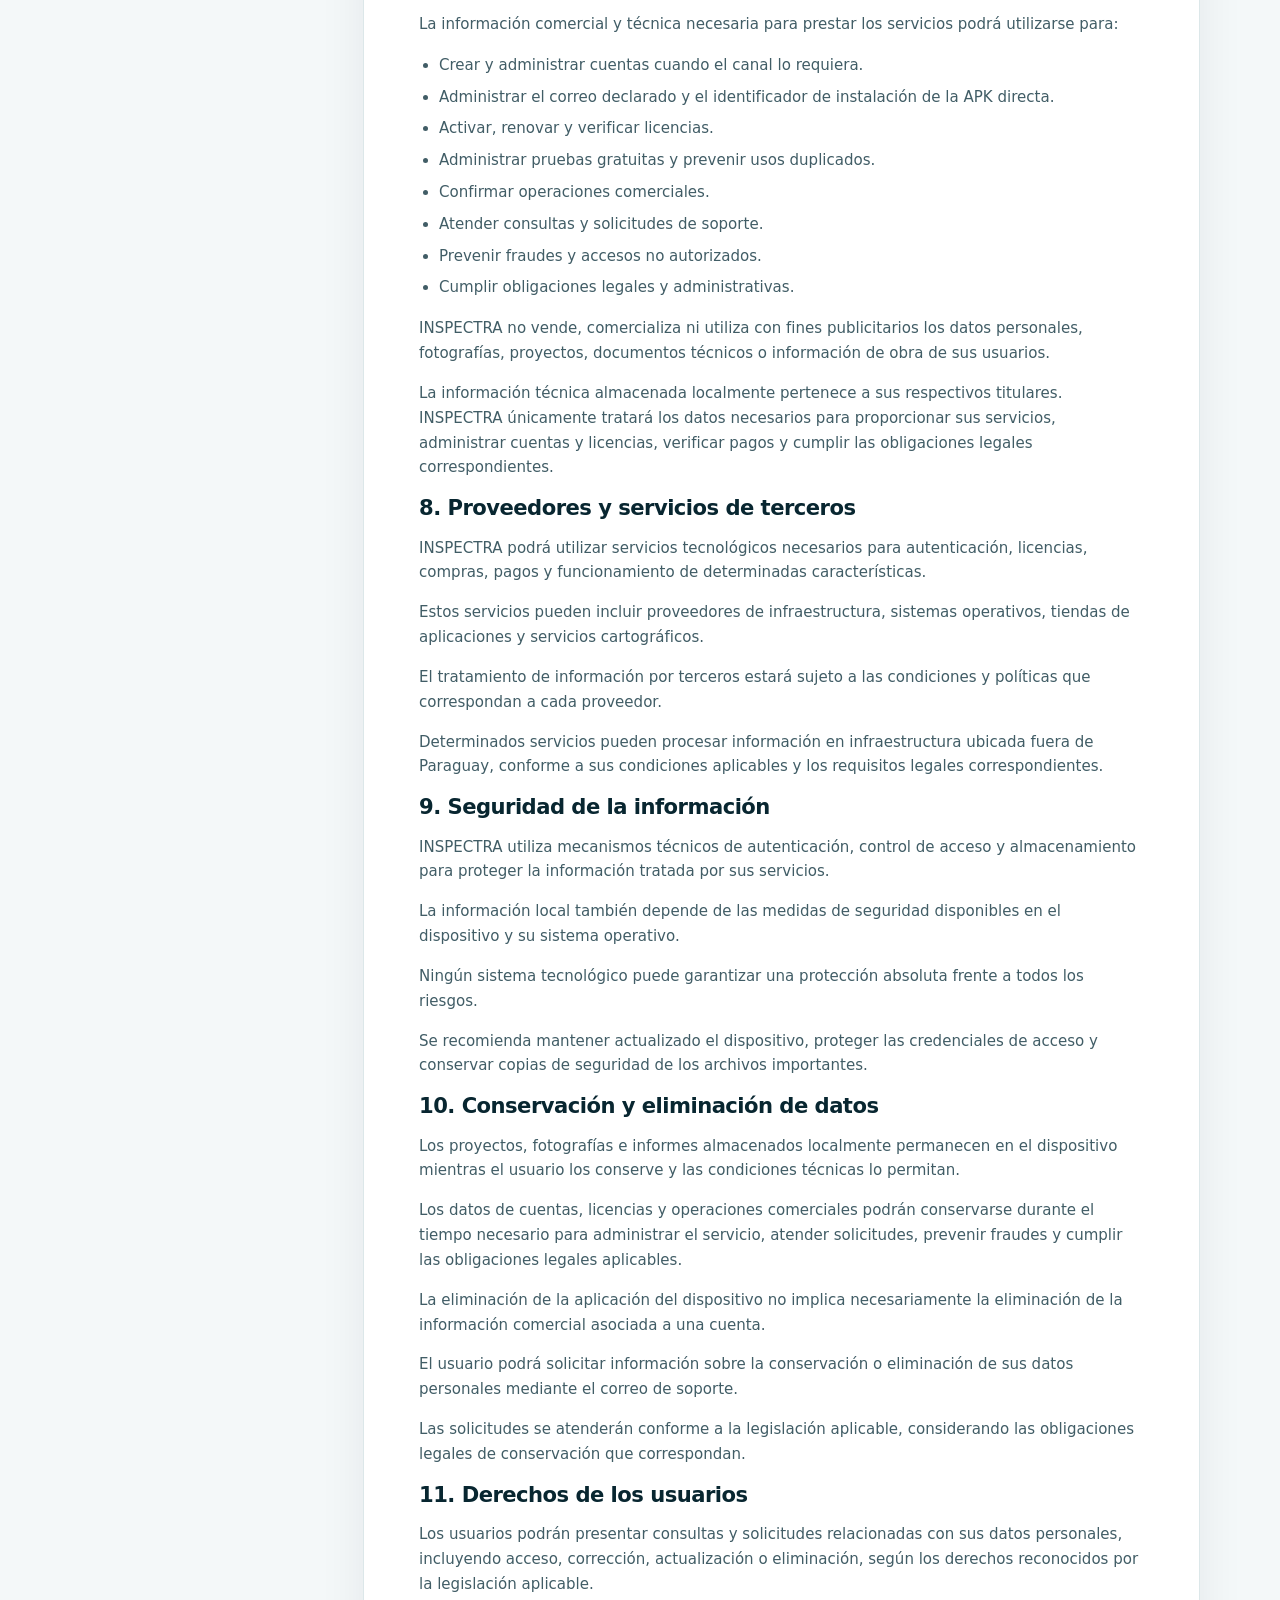
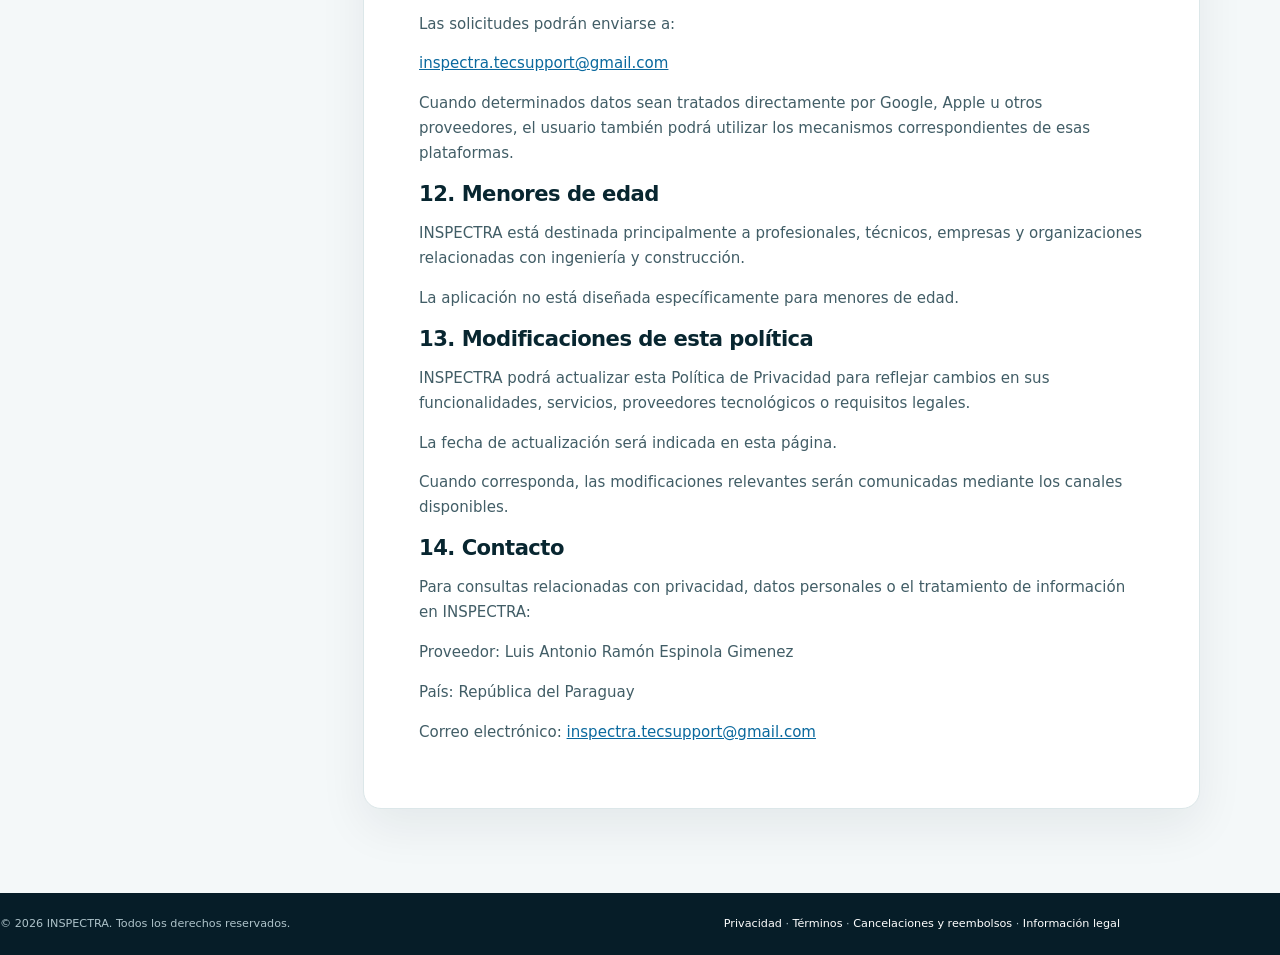
<file: site/privacidad.html>
<!doctype html>
<html lang="es">
<head>
<meta charset="utf-8">
<meta name="viewport" content="width=device-width,initial-scale=1">
<meta name="description" content="Política de privacidad de INSPECTRA.">
<meta name="theme-color" content="#082630">
<title>Política de privacidad | INSPECTRA</title>
<link rel="stylesheet" href="legal.css">
</head>
<body>
<a class="skip-link" href="#contenido">Saltar al contenido</a>
<header class="legal-header">
<div class="legal-nav">
<a class="brand" href="index.html" aria-label="INSPECTRA, inicio">
<img src="assets/inspectra-logo-horizontal.png" width="2083" height="659" alt="INSPECTRA">
</a>
<nav aria-label="Navegación legal">
<a href="index.html">Inicio</a>
<a href="privacidad.html" aria-current="page">Privacidad</a>
<a href="terminos.html">Términos</a>
<a href="reembolsos.html">Cancelaciones y reembolsos</a>
</nav>
</div>
</header>
<main id="contenido">
<section class="legal-hero">
<div class="legal-hero-inner">
<p class="eyebrow">
<span>
</span> Documento legal</p>
<h1>POLÍTICA DE PRIVACIDAD DE INSPECTRA</h1>
<p>Información sobre el tratamiento de datos al utilizar los servicios de INSPECTRA.</p>
</div>
</section>
<div class="legal-layout">
<aside class="legal-toc" aria-label="Índice">
<strong>En esta página</strong>
<a href="#identificacion">Identificación</a>
<a href="#datos-locales">Datos locales</a>
<a href="#cuenta">Cuenta y licencias</a>
<a href="#finalidades">Finalidades</a>
<a href="#derechos">Derechos</a>
</aside>
<article class="legal-article">
<p class="document-meta"><strong>Última actualización:</strong> 29 de octubre de 2026</p>
<section id="identificacion"><h2>1. Identificación y alcance</h2><p>INSPECTRA es una aplicación tecnológica comercializada por Luis Antonio Ramón Espinola Gimenez, persona física establecida en la República del Paraguay.</p><p>Correo electrónico: <a href="mailto:inspectra.tecsupport@gmail.com">inspectra.tecsupport@gmail.com</a></p><p>Esta Política de Privacidad explica cómo INSPECTRA recopila, utiliza, almacena y protege la información relacionada con el uso de sus servicios.</p><p>La política comprende las versiones distribuidas directamente para Android, mediante Google Play y mediante App Store, respetando las particularidades de cada plataforma.</p></section>
<section id="datos-locales"><h2>2. Información almacenada en el dispositivo</h2><p>INSPECTRA está diseñada para permitir el trabajo técnico con almacenamiento principalmente local.</p><p>Entre los datos que pueden almacenarse en el dispositivo se encuentran:</p><ul><li>Proyectos de ingeniería vial y civil.</li><li>Fotografías y evidencias técnicas.</li><li>Notas, actividades e indicadores.</li><li>Registros de ejecución y cantidades de obra.</li><li>Archivos importados, incluidos KML y KMZ.</li><li>Informes y documentos generados.</li><li>Configuraciones y preferencias de la aplicación.</li></ul><p>Esta información no se sincroniza automáticamente con los servidores comerciales de INSPECTRA.</p><p>El usuario mantiene el control de sus archivos locales y puede exportarlos o compartirlos mediante las funcionalidades disponibles.</p><p>La eliminación de la aplicación, pérdida del dispositivo o daños en el almacenamiento pueden ocasionar la pérdida de información no respaldada.</p></section>
<section><h2>3. Cámara, fotografías y ubicación</h2><p>INSPECTRA puede solicitar permisos para acceder a la cámara, fotografías, archivos y ubicación del dispositivo, según las funciones utilizadas.</p><p>Estos permisos permiten capturar evidencias, incorporar datos técnicos, mostrar mapas y calcular ubicaciones o progresivas.</p><p>Las fotografías y documentos generados pueden incorporar información como fecha, hora, coordenadas geográficas, identificación del proyecto y otros datos técnicos.</p><p>Los permisos pueden administrarse desde la configuración del dispositivo.</p><p>INSPECTRA no utiliza el acceso a la cámara o ubicación para realizar vigilancia de los usuarios.</p></section>
<section id="cuenta"><h2>4. Datos de cuenta y autenticación</h2><p>En los canales que requieren una cuenta, INSPECTRA puede tratar la información necesaria para registrar, autenticar y administrar el acceso del usuario. El plan Básico de la APK directa puede utilizarse sin registro.</p><p>Para administrar solicitudes de prueba en la APK directa, INSPECTRA puede tratar un correo electrónico declarado y normalizado como dato de contacto, junto con un identificador seguro de instalación. Este canal no solicita contraseña, código OTP ni verificación inicial de la titularidad del correo; el correo declarado no constituye por sí mismo una credencial de acceso.</p><p>La información comercial puede incluir:</p><ul><li>Correo electrónico declarado.</li><li>Identificador de instalación o de cuenta, según el canal.</li><li>Estado de la prueba gratuita.</li><li>Plan contratado y derechos de acceso.</li><li>Fechas de activación y vencimiento de licencias.</li><li>Registros técnicos y de seguridad relacionados con el acceso.</li></ul><p>INSPECTRA utiliza infraestructura de autenticación y administración comercial, incluida Supabase para la versión de distribución directa.</p><p>Los datos comerciales no implican la transferencia automática de fotografías, proyectos o informes locales a dichos servicios.</p></section>
<section><h2>5. Prueba gratuita y licencias</h2><p>Los usuarios elegibles de la versión de distribución directa podrán acceder a una prueba gratuita Pro de siete días, como máximo una vez por correo declarado normalizado y una vez por instalación.</p><p>Una prueba consumida no puede repetirse. Al finalizar la prueba, si no existe una licencia Pro pagada vigente, la aplicación vuelve al plan Básico.</p><p>Para administrar las pruebas y licencias, INSPECTRA puede verificar la elegibilidad, el estado de la instalación y la vigencia de los derechos de acceso.</p><p>Las licencias podrán verificarse periódicamente mediante conexión a internet. La aplicación podrá conservar temporalmente información de autorización en el dispositivo para permitir determinadas funciones sin conexión, dentro de los límites establecidos para cada licencia.</p></section>
<section><h2>6. Compras y pagos</h2><p>Los pagos se realizan mediante los medios oficialmente habilitados para cada canal de contratación.</p><p>INSPECTRA podrá tratar información necesaria para verificar operaciones, administrar licencias, atender consultas y mantener registros comerciales.</p><p>Según el canal, esta información puede incluir referencias de transacciones, importes, moneda, estado de pago y comprobantes proporcionados por el usuario.</p><p>Las compras realizadas mediante Google Play y App Store se procesan a través de sus respectivos sistemas y proveedores autorizados.</p><p>INSPECTRA no necesita recibir los datos completos de las tarjetas bancarias utilizadas en las tiendas para verificar los derechos de acceso correspondientes.</p><p>Los proveedores de pago pueden aplicar sus propias políticas de privacidad.</p></section>
<section id="finalidades"><h2>7. Finalidades del tratamiento de datos</h2><p>La información comercial y técnica necesaria para prestar los servicios podrá utilizarse para:</p><ul><li>Crear y administrar cuentas cuando el canal lo requiera.</li><li>Administrar el correo declarado y el identificador de instalación de la APK directa.</li><li>Activar, renovar y verificar licencias.</li><li>Administrar pruebas gratuitas y prevenir usos duplicados.</li><li>Confirmar operaciones comerciales.</li><li>Atender consultas y solicitudes de soporte.</li><li>Prevenir fraudes y accesos no autorizados.</li><li>Cumplir obligaciones legales y administrativas.</li></ul><p>INSPECTRA no vende, comercializa ni utiliza con fines publicitarios los datos personales, fotografías, proyectos, documentos técnicos o información de obra de sus usuarios.</p><p>La información técnica almacenada localmente pertenece a sus respectivos titulares. INSPECTRA únicamente tratará los datos necesarios para proporcionar sus servicios, administrar cuentas y licencias, verificar pagos y cumplir las obligaciones legales correspondientes.</p></section>
<section><h2>8. Proveedores y servicios de terceros</h2><p>INSPECTRA podrá utilizar servicios tecnológicos necesarios para autenticación, licencias, compras, pagos y funcionamiento de determinadas características.</p><p>Estos servicios pueden incluir proveedores de infraestructura, sistemas operativos, tiendas de aplicaciones y servicios cartográficos.</p><p>El tratamiento de información por terceros estará sujeto a las condiciones y políticas que correspondan a cada proveedor.</p><p>Determinados servicios pueden procesar información en infraestructura ubicada fuera de Paraguay, conforme a sus condiciones aplicables y los requisitos legales correspondientes.</p></section>
<section><h2>9. Seguridad de la información</h2><p>INSPECTRA utiliza mecanismos técnicos de autenticación, control de acceso y almacenamiento para proteger la información tratada por sus servicios.</p><p>La información local también depende de las medidas de seguridad disponibles en el dispositivo y su sistema operativo.</p><p>Ningún sistema tecnológico puede garantizar una protección absoluta frente a todos los riesgos.</p><p>Se recomienda mantener actualizado el dispositivo, proteger las credenciales de acceso y conservar copias de seguridad de los archivos importantes.</p></section>
<section><h2>10. Conservación y eliminación de datos</h2><p>Los proyectos, fotografías e informes almacenados localmente permanecen en el dispositivo mientras el usuario los conserve y las condiciones técnicas lo permitan.</p><p>Los datos de cuentas, licencias y operaciones comerciales podrán conservarse durante el tiempo necesario para administrar el servicio, atender solicitudes, prevenir fraudes y cumplir las obligaciones legales aplicables.</p><p>La eliminación de la aplicación del dispositivo no implica necesariamente la eliminación de la información comercial asociada a una cuenta.</p><p>El usuario podrá solicitar información sobre la conservación o eliminación de sus datos personales mediante el correo de soporte.</p><p>Las solicitudes se atenderán conforme a la legislación aplicable, considerando las obligaciones legales de conservación que correspondan.</p></section>
<section id="derechos"><h2>11. Derechos de los usuarios</h2><p>Los usuarios podrán presentar consultas y solicitudes relacionadas con sus datos personales, incluyendo acceso, corrección, actualización o eliminación, según los derechos reconocidos por la legislación aplicable.</p><p>Las solicitudes podrán enviarse a:</p><p><a href="mailto:inspectra.tecsupport@gmail.com">inspectra.tecsupport@gmail.com</a></p><p>Cuando determinados datos sean tratados directamente por Google, Apple u otros proveedores, el usuario también podrá utilizar los mecanismos correspondientes de esas plataformas.</p></section>
<section><h2>12. Menores de edad</h2><p>INSPECTRA está destinada principalmente a profesionales, técnicos, empresas y organizaciones relacionadas con ingeniería y construcción.</p><p>La aplicación no está diseñada específicamente para menores de edad.</p></section>
<section><h2>13. Modificaciones de esta política</h2><p>INSPECTRA podrá actualizar esta Política de Privacidad para reflejar cambios en sus funcionalidades, servicios, proveedores tecnológicos o requisitos legales.</p><p>La fecha de actualización será indicada en esta página.</p><p>Cuando corresponda, las modificaciones relevantes serán comunicadas mediante los canales disponibles.</p></section>
<section><h2>14. Contacto</h2><p>Para consultas relacionadas con privacidad, datos personales o el tratamiento de información en INSPECTRA:</p><p>Proveedor: Luis Antonio Ramón Espinola Gimenez</p><p>País: República del Paraguay</p><p>Correo electrónico: <a href="mailto:inspectra.tecsupport@gmail.com">inspectra.tecsupport@gmail.com</a></p></section>
</article>
</div>
</main>
<footer class="legal-footer">
<div class="legal-footer-inner">
<span>© 2026 INSPECTRA. Todos los derechos reservados.</span>
<span>
<a href="privacidad.html">Privacidad</a> · <a href="terminos.html">Términos</a> · <a href="reembolsos.html">Cancelaciones y reembolsos</a> · <a href="informacion-legal.html">Información legal</a>
</span>
</div>
</footer>
</body>
</html>
</file>
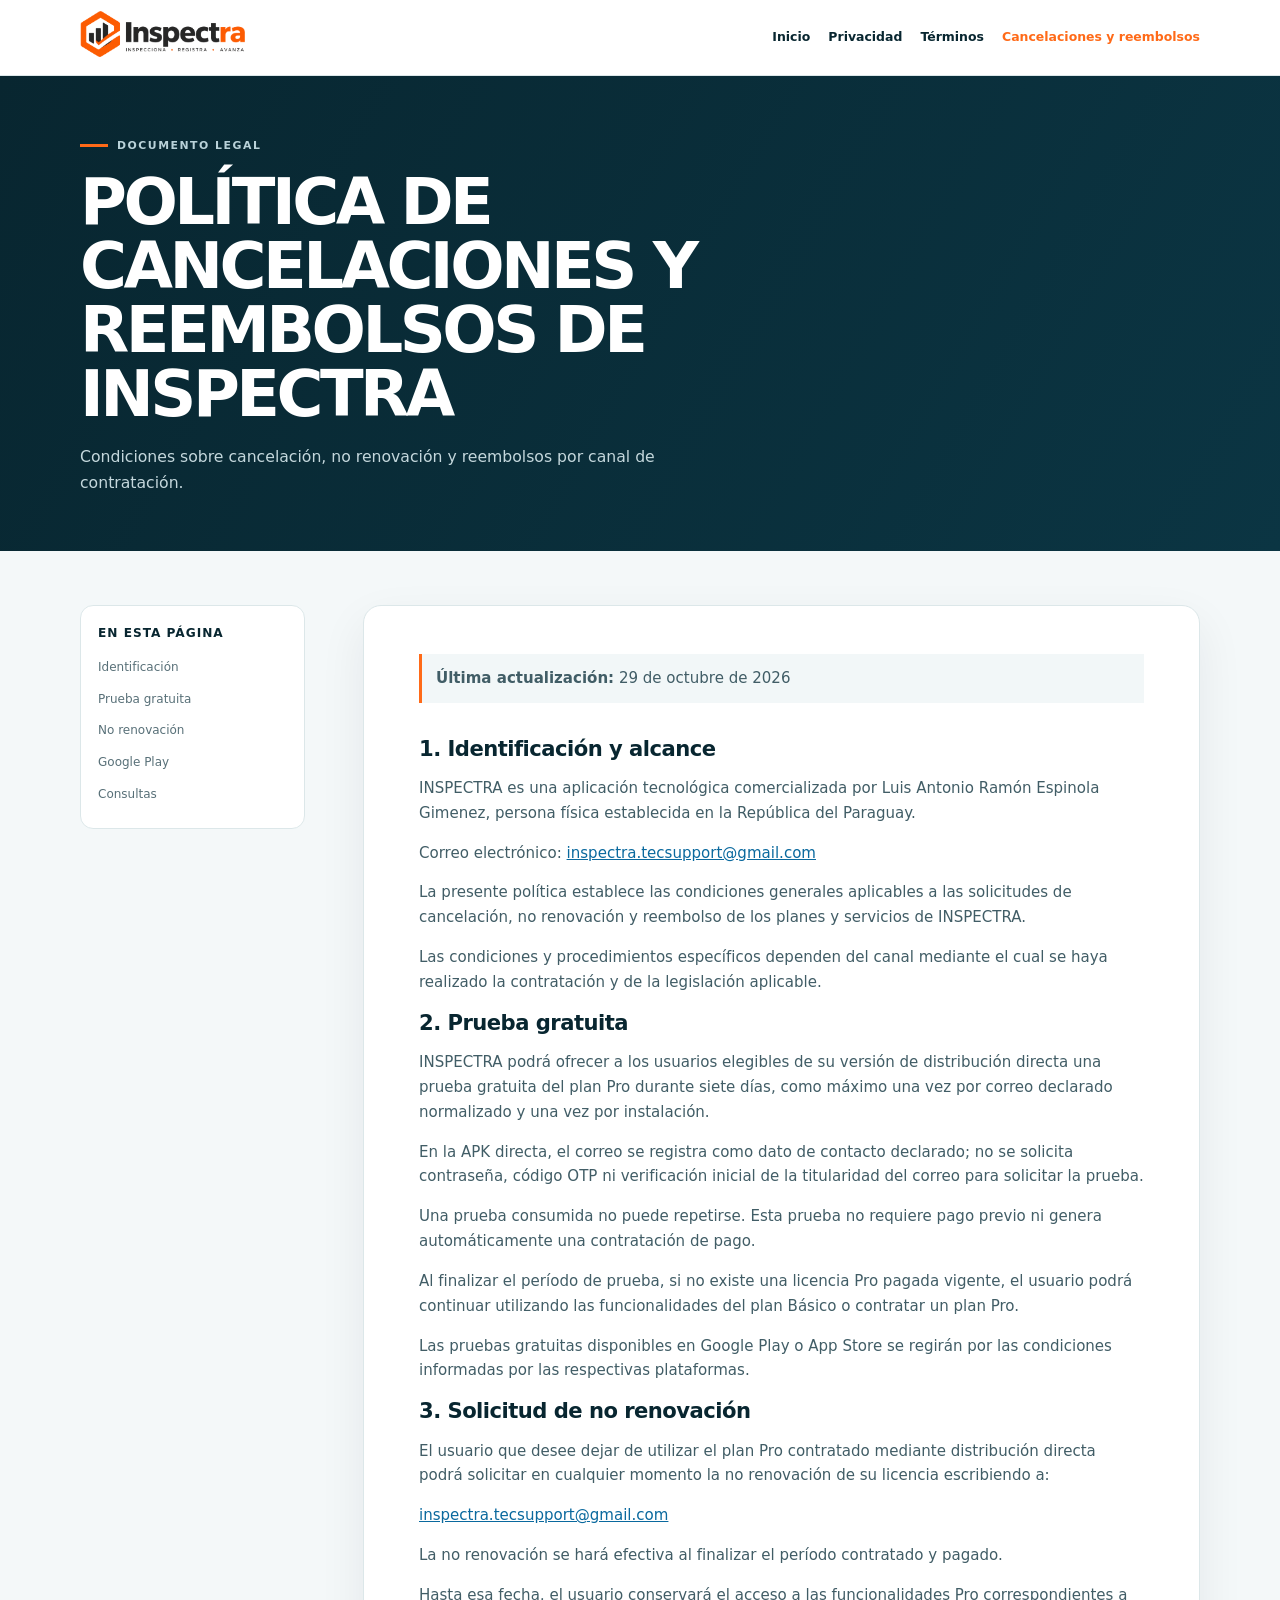
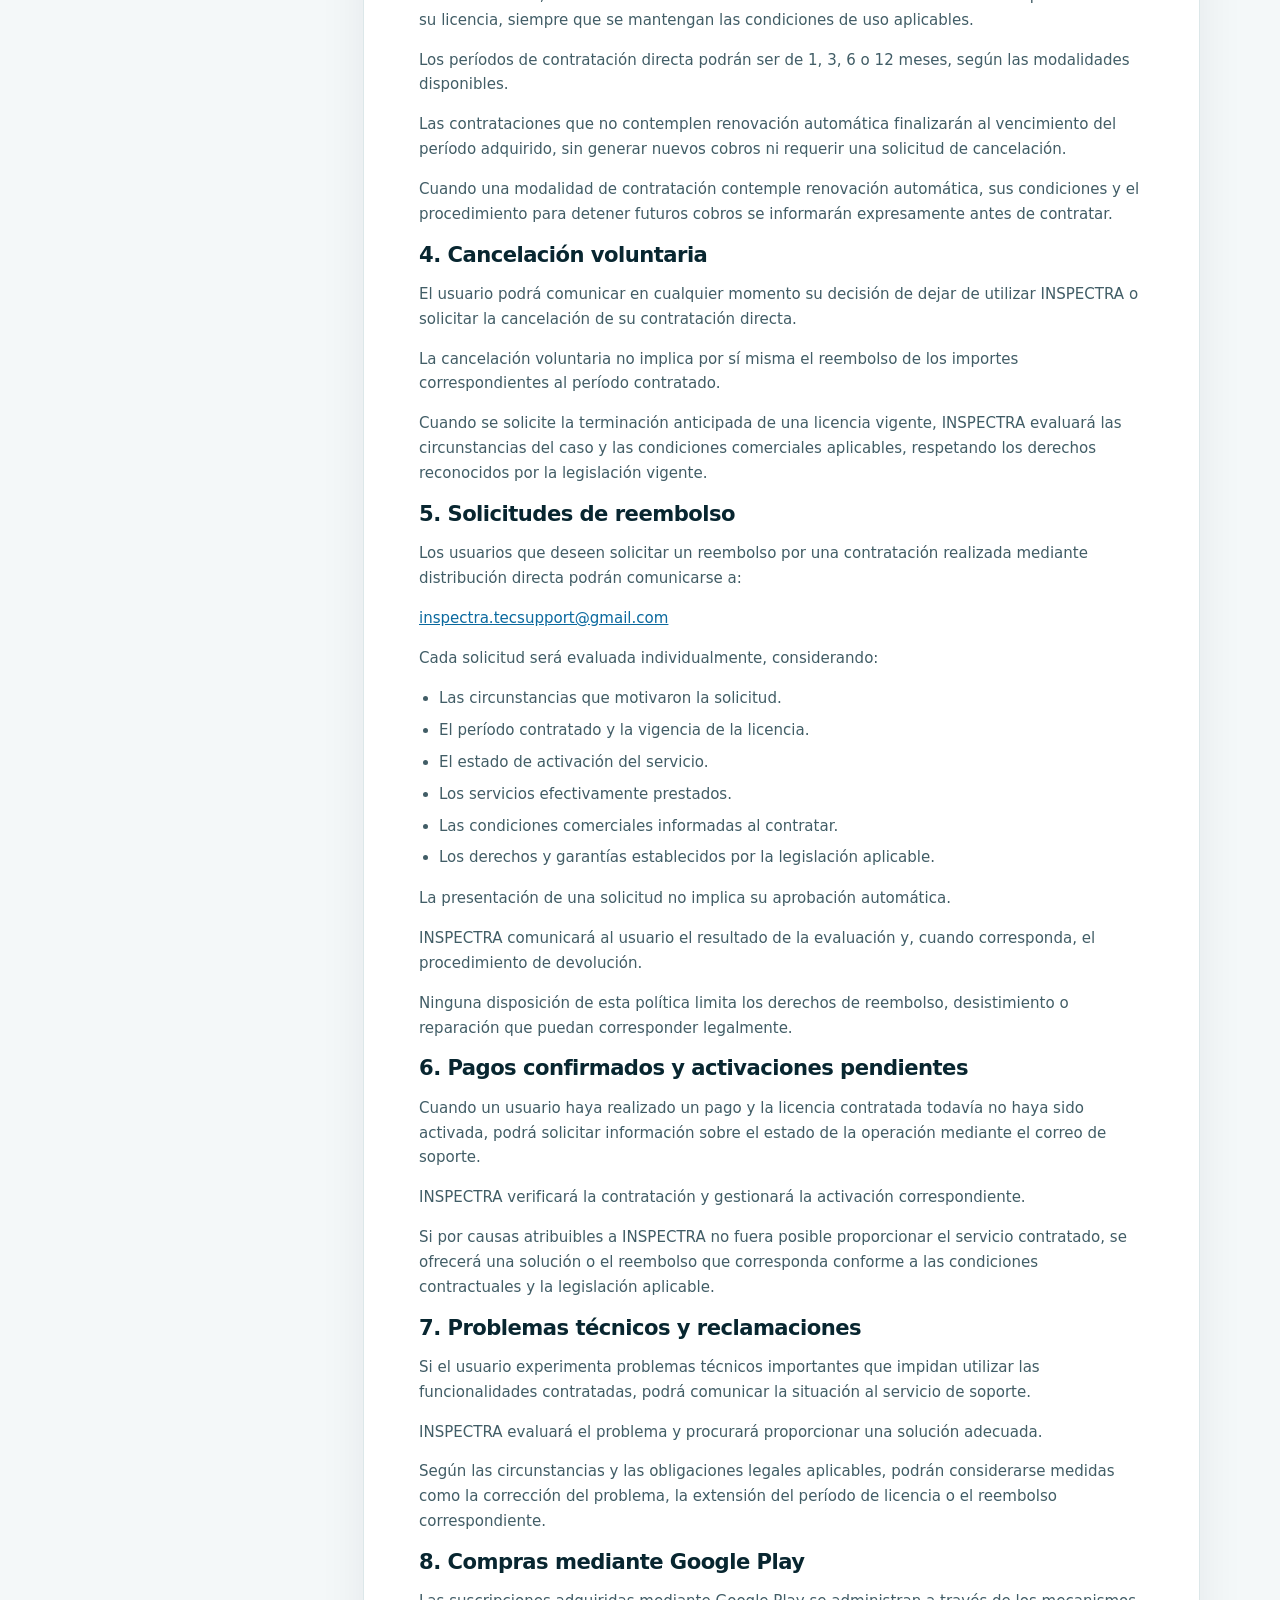
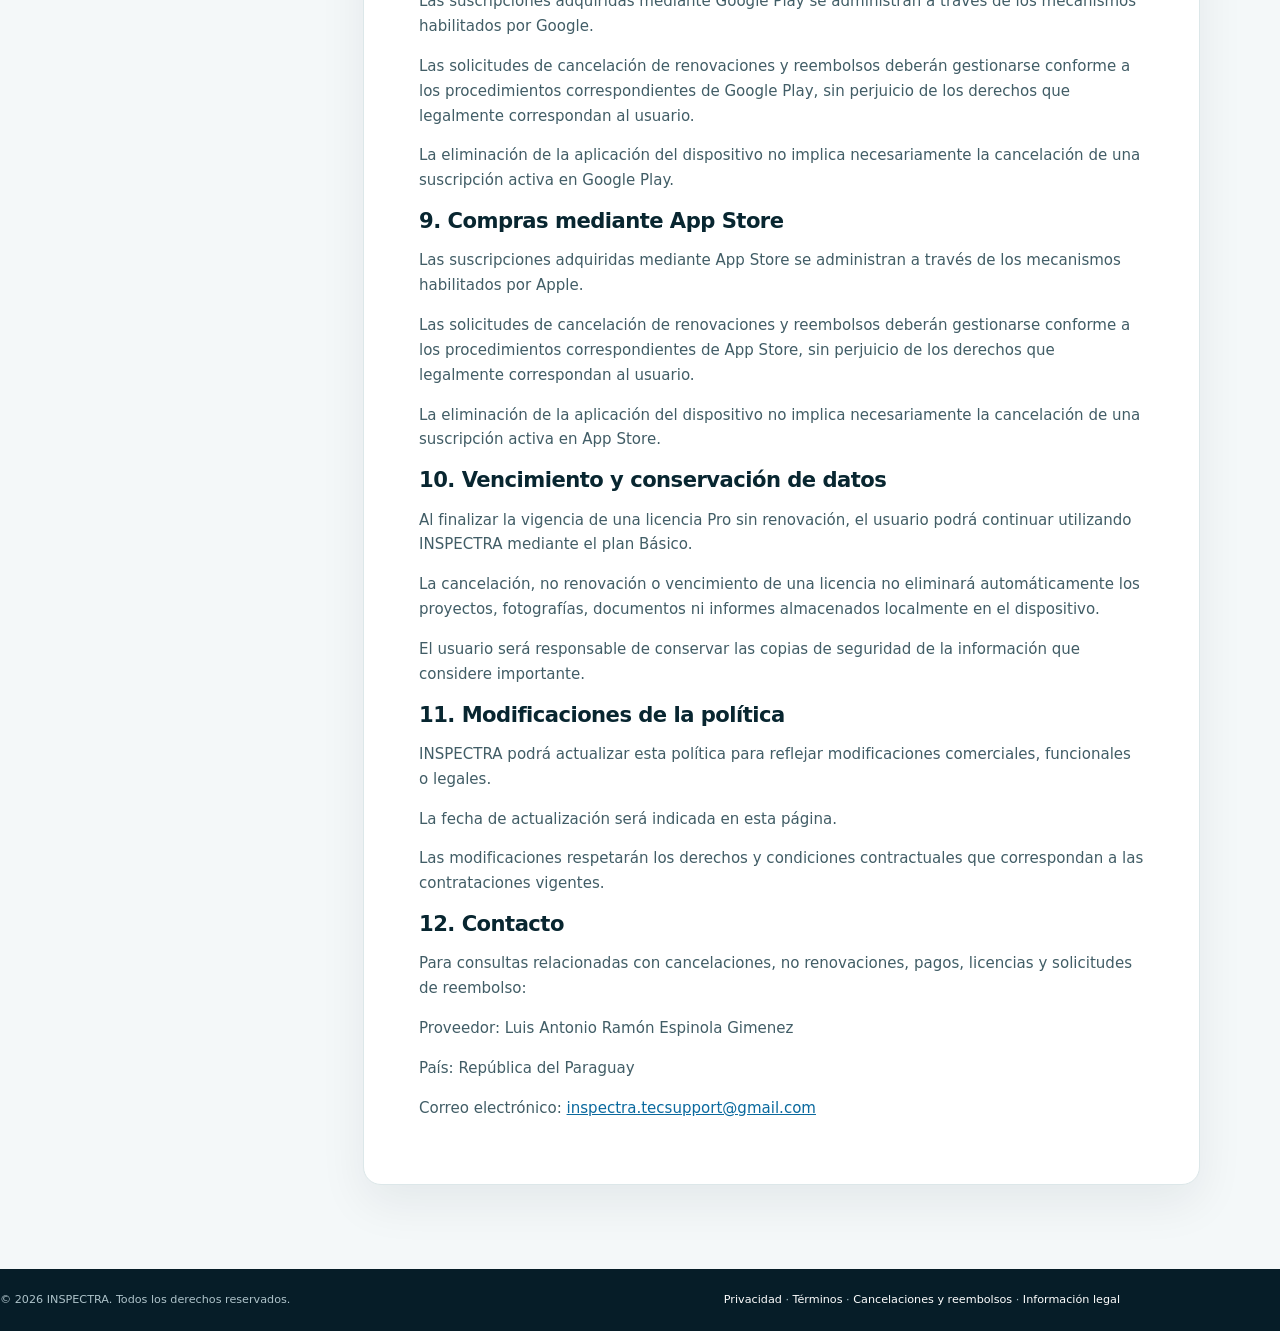
<file: site/reembolsos.html>
<!doctype html>
<html lang="es">
<head>
<meta charset="utf-8">
<meta name="viewport" content="width=device-width,initial-scale=1">
<meta name="description" content="Política de cancelaciones y reembolsos de INSPECTRA.">
<meta name="theme-color" content="#082630">
<title>Cancelaciones y reembolsos | INSPECTRA</title>
<link rel="stylesheet" href="legal.css">
</head>
<body>
<a class="skip-link" href="#contenido">Saltar al contenido</a>
<header class="legal-header">
<div class="legal-nav">
<a class="brand" href="index.html" aria-label="INSPECTRA, inicio">
<img src="assets/inspectra-logo-horizontal.png" width="2083" height="659" alt="INSPECTRA">
</a>
<nav aria-label="Navegación legal">
<a href="index.html">Inicio</a>
<a href="privacidad.html">Privacidad</a>
<a href="terminos.html">Términos</a>
<a href="reembolsos.html" aria-current="page">Cancelaciones y reembolsos</a>
</nav>
</div>
</header>
<main id="contenido">
<section class="legal-hero">
<div class="legal-hero-inner">
<p class="eyebrow">
<span>
</span> Documento legal</p>
<h1>POLÍTICA DE CANCELACIONES Y REEMBOLSOS DE INSPECTRA</h1>
<p>Condiciones sobre cancelación, no renovación y reembolsos por canal de contratación.</p>
</div>
</section>
<div class="legal-layout">
<aside class="legal-toc" aria-label="Índice">
<strong>En esta página</strong>
<a href="#identificacion">Identificación</a>
<a href="#prueba">Prueba gratuita</a>
<a href="#no-renovacion">No renovación</a>
<a href="#google">Google Play</a>
<a href="#consulta">Consultas</a>
</aside>
<article class="legal-article">
<p class="document-meta"><strong>Última actualización:</strong> 29 de octubre de 2026</p>
<section id="identificacion"><h2>1. Identificación y alcance</h2><p>INSPECTRA es una aplicación tecnológica comercializada por Luis Antonio Ramón Espinola Gimenez, persona física establecida en la República del Paraguay.</p><p>Correo electrónico: <a href="mailto:inspectra.tecsupport@gmail.com">inspectra.tecsupport@gmail.com</a></p><p>La presente política establece las condiciones generales aplicables a las solicitudes de cancelación, no renovación y reembolso de los planes y servicios de INSPECTRA.</p><p>Las condiciones y procedimientos específicos dependen del canal mediante el cual se haya realizado la contratación y de la legislación aplicable.</p></section>
<section id="prueba"><h2>2. Prueba gratuita</h2><p>INSPECTRA podrá ofrecer a los usuarios elegibles de su versión de distribución directa una prueba gratuita del plan Pro durante siete días, como máximo una vez por correo declarado normalizado y una vez por instalación.</p><p>En la APK directa, el correo se registra como dato de contacto declarado; no se solicita contraseña, código OTP ni verificación inicial de la titularidad del correo para solicitar la prueba.</p><p>Una prueba consumida no puede repetirse. Esta prueba no requiere pago previo ni genera automáticamente una contratación de pago.</p><p>Al finalizar el período de prueba, si no existe una licencia Pro pagada vigente, el usuario podrá continuar utilizando las funcionalidades del plan Básico o contratar un plan Pro.</p><p>Las pruebas gratuitas disponibles en Google Play o App Store se regirán por las condiciones informadas por las respectivas plataformas.</p></section>
<section id="no-renovacion"><h2>3. Solicitud de no renovación</h2><p>El usuario que desee dejar de utilizar el plan Pro contratado mediante distribución directa podrá solicitar en cualquier momento la no renovación de su licencia escribiendo a:</p><p><a href="mailto:inspectra.tecsupport@gmail.com">inspectra.tecsupport@gmail.com</a></p><p>La no renovación se hará efectiva al finalizar el período contratado y pagado.</p><p>Hasta esa fecha, el usuario conservará el acceso a las funcionalidades Pro correspondientes a su licencia, siempre que se mantengan las condiciones de uso aplicables.</p><p>Los períodos de contratación directa podrán ser de 1, 3, 6 o 12 meses, según las modalidades disponibles.</p><p>Las contrataciones que no contemplen renovación automática finalizarán al vencimiento del período adquirido, sin generar nuevos cobros ni requerir una solicitud de cancelación.</p><p>Cuando una modalidad de contratación contemple renovación automática, sus condiciones y el procedimiento para detener futuros cobros se informarán expresamente antes de contratar.</p></section>
<section><h2>4. Cancelación voluntaria</h2><p>El usuario podrá comunicar en cualquier momento su decisión de dejar de utilizar INSPECTRA o solicitar la cancelación de su contratación directa.</p><p>La cancelación voluntaria no implica por sí misma el reembolso de los importes correspondientes al período contratado.</p><p>Cuando se solicite la terminación anticipada de una licencia vigente, INSPECTRA evaluará las circunstancias del caso y las condiciones comerciales aplicables, respetando los derechos reconocidos por la legislación vigente.</p></section>
<section><h2>5. Solicitudes de reembolso</h2><p>Los usuarios que deseen solicitar un reembolso por una contratación realizada mediante distribución directa podrán comunicarse a:</p><p><a href="mailto:inspectra.tecsupport@gmail.com">inspectra.tecsupport@gmail.com</a></p><p>Cada solicitud será evaluada individualmente, considerando:</p><ul><li>Las circunstancias que motivaron la solicitud.</li><li>El período contratado y la vigencia de la licencia.</li><li>El estado de activación del servicio.</li><li>Los servicios efectivamente prestados.</li><li>Las condiciones comerciales informadas al contratar.</li><li>Los derechos y garantías establecidos por la legislación aplicable.</li></ul><p>La presentación de una solicitud no implica su aprobación automática.</p><p>INSPECTRA comunicará al usuario el resultado de la evaluación y, cuando corresponda, el procedimiento de devolución.</p><p>Ninguna disposición de esta política limita los derechos de reembolso, desistimiento o reparación que puedan corresponder legalmente.</p></section>
<section><h2>6. Pagos confirmados y activaciones pendientes</h2><p>Cuando un usuario haya realizado un pago y la licencia contratada todavía no haya sido activada, podrá solicitar información sobre el estado de la operación mediante el correo de soporte.</p><p>INSPECTRA verificará la contratación y gestionará la activación correspondiente.</p><p>Si por causas atribuibles a INSPECTRA no fuera posible proporcionar el servicio contratado, se ofrecerá una solución o el reembolso que corresponda conforme a las condiciones contractuales y la legislación aplicable.</p></section>
<section><h2>7. Problemas técnicos y reclamaciones</h2><p>Si el usuario experimenta problemas técnicos importantes que impidan utilizar las funcionalidades contratadas, podrá comunicar la situación al servicio de soporte.</p><p>INSPECTRA evaluará el problema y procurará proporcionar una solución adecuada.</p><p>Según las circunstancias y las obligaciones legales aplicables, podrán considerarse medidas como la corrección del problema, la extensión del período de licencia o el reembolso correspondiente.</p></section>
<section id="google"><h2>8. Compras mediante Google Play</h2><p>Las suscripciones adquiridas mediante Google Play se administran a través de los mecanismos habilitados por Google.</p><p>Las solicitudes de cancelación de renovaciones y reembolsos deberán gestionarse conforme a los procedimientos correspondientes de Google Play, sin perjuicio de los derechos que legalmente correspondan al usuario.</p><p>La eliminación de la aplicación del dispositivo no implica necesariamente la cancelación de una suscripción activa en Google Play.</p></section>
<section><h2>9. Compras mediante App Store</h2><p>Las suscripciones adquiridas mediante App Store se administran a través de los mecanismos habilitados por Apple.</p><p>Las solicitudes de cancelación de renovaciones y reembolsos deberán gestionarse conforme a los procedimientos correspondientes de App Store, sin perjuicio de los derechos que legalmente correspondan al usuario.</p><p>La eliminación de la aplicación del dispositivo no implica necesariamente la cancelación de una suscripción activa en App Store.</p></section>
<section><h2>10. Vencimiento y conservación de datos</h2><p>Al finalizar la vigencia de una licencia Pro sin renovación, el usuario podrá continuar utilizando INSPECTRA mediante el plan Básico.</p><p>La cancelación, no renovación o vencimiento de una licencia no eliminará automáticamente los proyectos, fotografías, documentos ni informes almacenados localmente en el dispositivo.</p><p>El usuario será responsable de conservar las copias de seguridad de la información que considere importante.</p></section>
<section><h2>11. Modificaciones de la política</h2><p>INSPECTRA podrá actualizar esta política para reflejar modificaciones comerciales, funcionales o legales.</p><p>La fecha de actualización será indicada en esta página.</p><p>Las modificaciones respetarán los derechos y condiciones contractuales que correspondan a las contrataciones vigentes.</p></section>
<section id="consulta"><h2>12. Contacto</h2><p>Para consultas relacionadas con cancelaciones, no renovaciones, pagos, licencias y solicitudes de reembolso:</p><p>Proveedor: Luis Antonio Ramón Espinola Gimenez</p><p>País: República del Paraguay</p><p>Correo electrónico: <a href="mailto:inspectra.tecsupport@gmail.com">inspectra.tecsupport@gmail.com</a></p></section>
</article>
</div>
</main>
<footer class="legal-footer">
<div class="legal-footer-inner">
<span>© 2026 INSPECTRA. Todos los derechos reservados.</span>
<span>
<a href="privacidad.html">Privacidad</a> · <a href="terminos.html">Términos</a> · <a href="reembolsos.html">Cancelaciones y reembolsos</a> · <a href="informacion-legal.html">Información legal</a>
</span>
</div>
</footer>
</body>
</html>
</file>
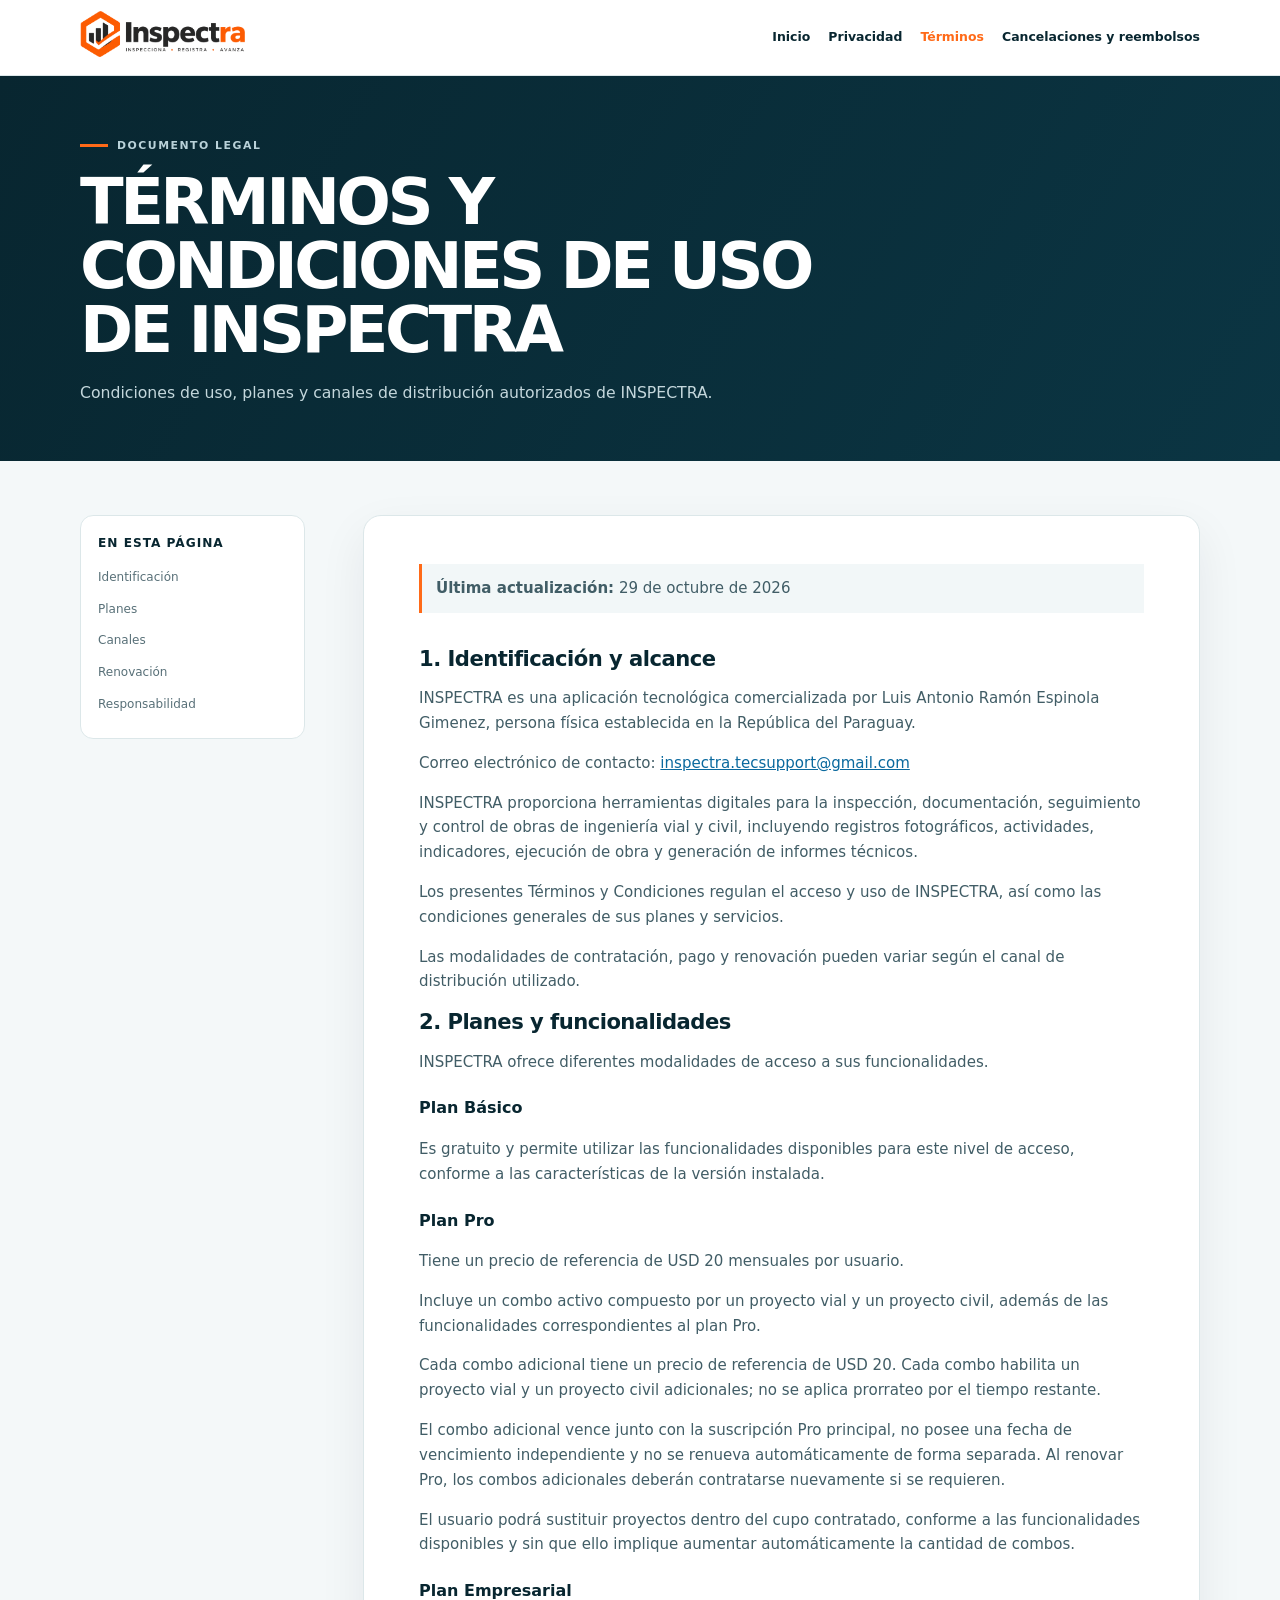
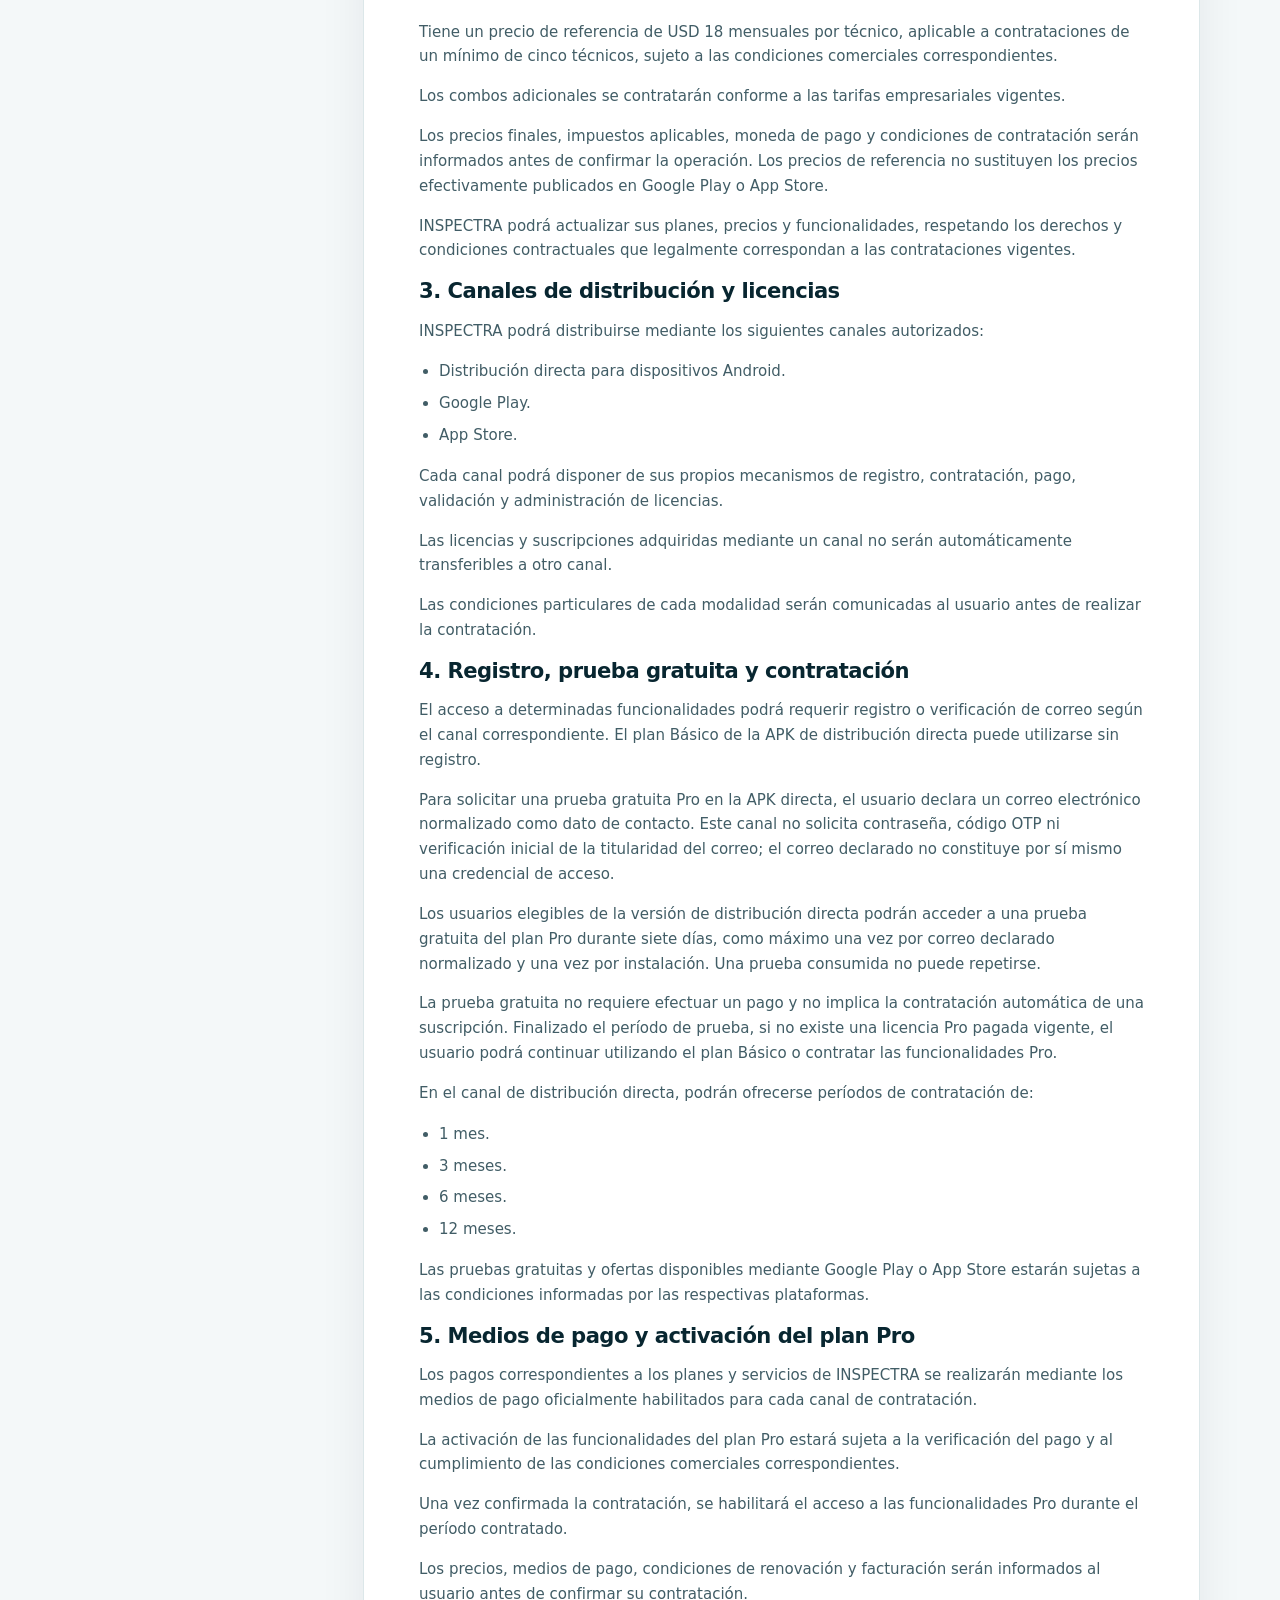
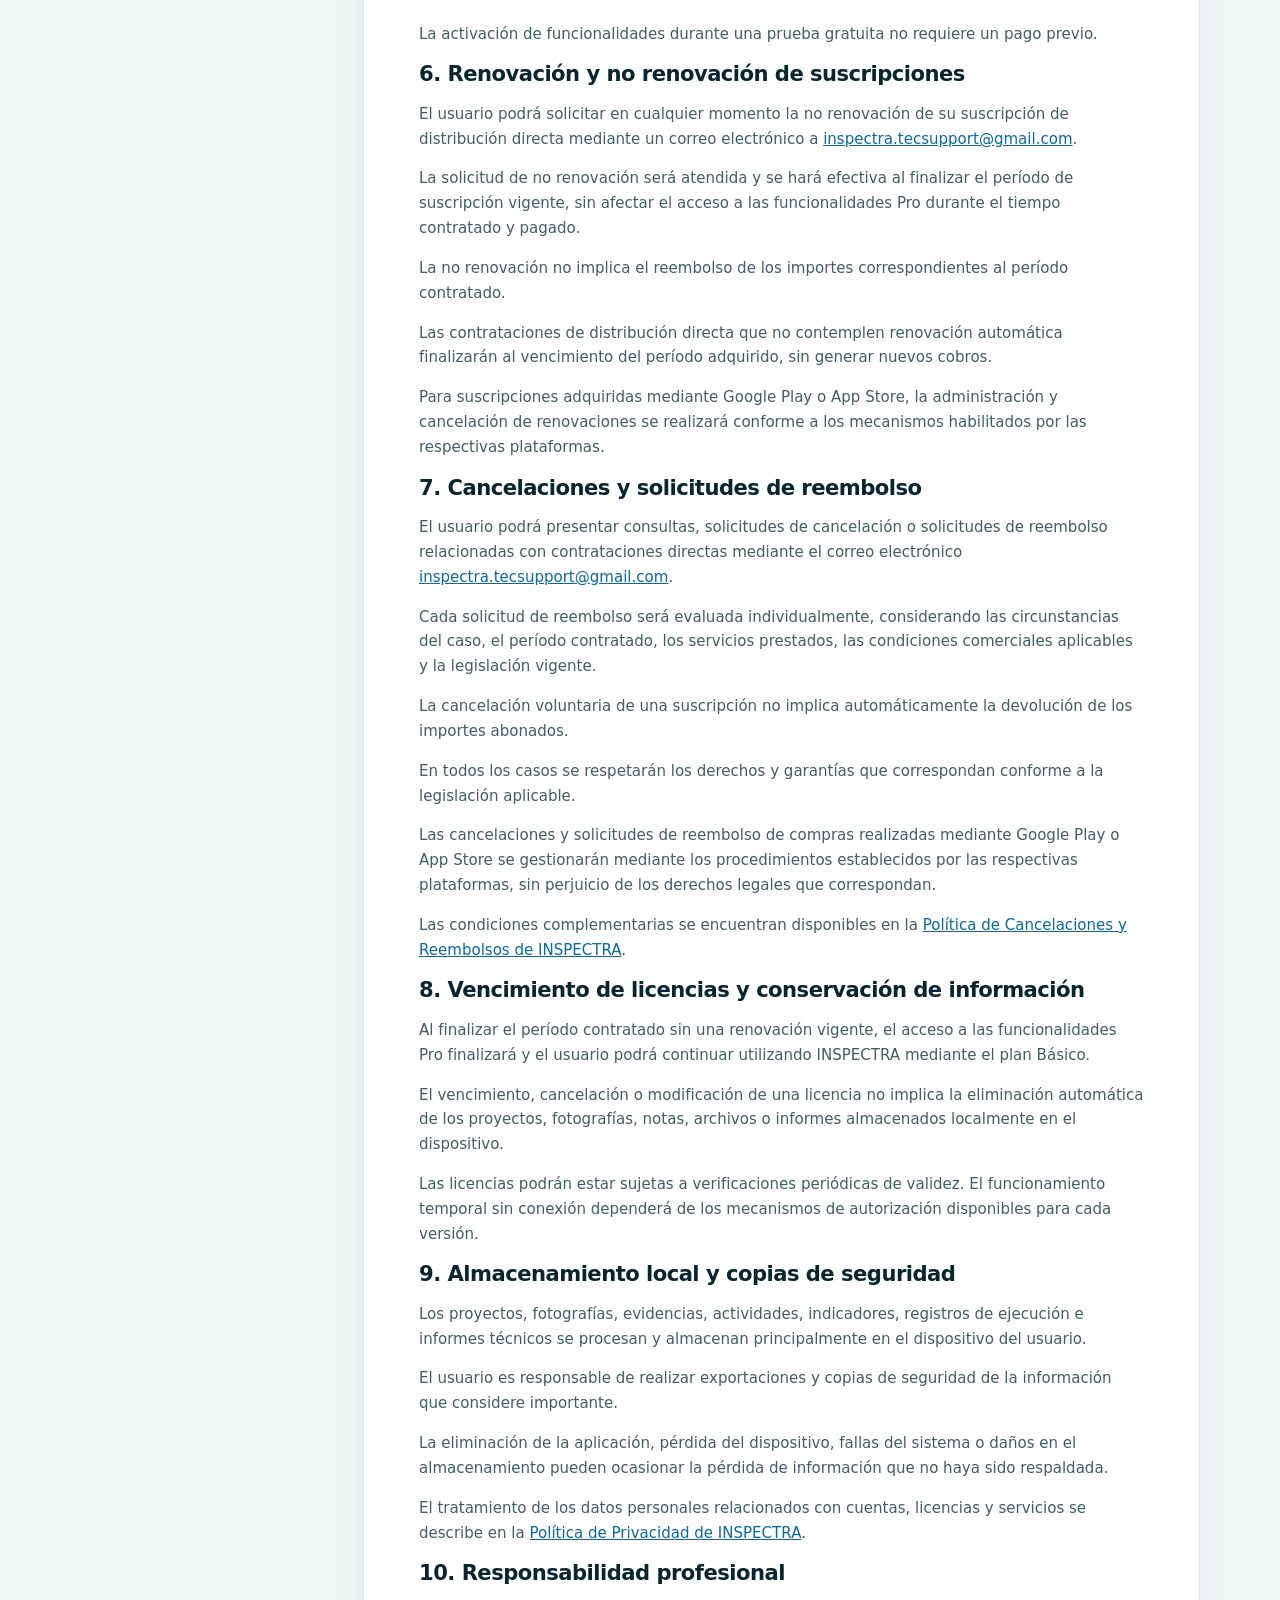
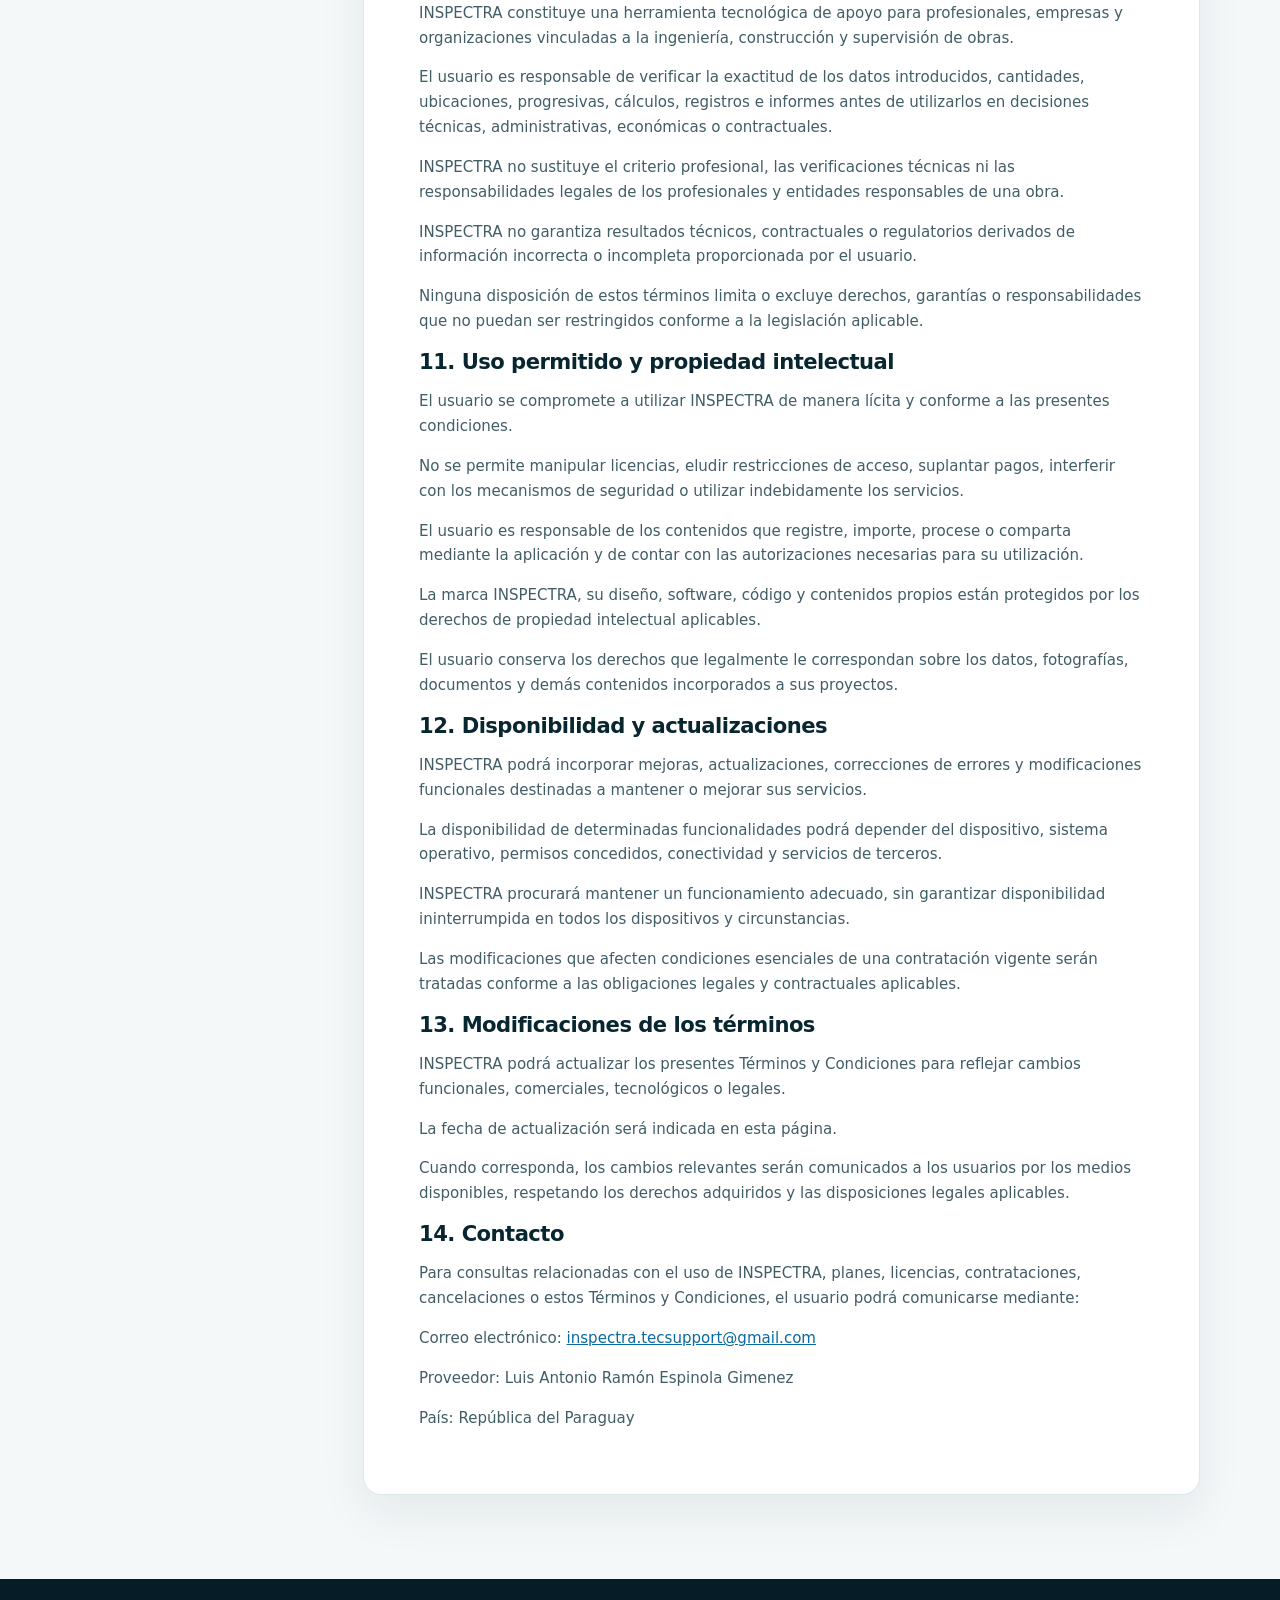
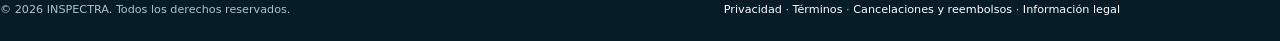
<file: site/terminos.html>
<!doctype html>
<html lang="es">
<head>
<meta charset="utf-8">
<meta name="viewport" content="width=device-width,initial-scale=1">
<meta name="description" content="Términos y condiciones de INSPECTRA.">
<meta name="theme-color" content="#082630">
<title>Términos y condiciones | INSPECTRA</title>
<link rel="stylesheet" href="legal.css">
</head>
<body>
<a class="skip-link" href="#contenido">Saltar al contenido</a>
<header class="legal-header">
<div class="legal-nav">
<a class="brand" href="index.html" aria-label="INSPECTRA, inicio">
<img src="assets/inspectra-logo-horizontal.png" width="2083" height="659" alt="INSPECTRA">
</a>
<nav aria-label="Navegación legal">
<a href="index.html">Inicio</a>
<a href="privacidad.html">Privacidad</a>
<a href="terminos.html" aria-current="page">Términos</a>
<a href="reembolsos.html">Cancelaciones y reembolsos</a>
</nav>
</div>
</header>
<main id="contenido">
<section class="legal-hero">
<div class="legal-hero-inner">
<p class="eyebrow">
<span>
</span> Documento legal</p>
<h1>TÉRMINOS Y CONDICIONES DE USO DE INSPECTRA</h1>
<p>Condiciones de uso, planes y canales de distribución autorizados de INSPECTRA.</p>
</div>
</section>
<div class="legal-layout">
<aside class="legal-toc" aria-label="Índice">
<strong>En esta página</strong>
<a href="#identificacion">Identificación</a>
<a href="#planes">Planes</a>
<a href="#canales">Canales</a>
<a href="#renovacion">Renovación</a>
<a href="#responsabilidad">Responsabilidad</a>
</aside>
<article class="legal-article">
<p class="document-meta"><strong>Última actualización:</strong> 29 de octubre de 2026</p>
<section id="identificacion"><h2>1. Identificación y alcance</h2><p>INSPECTRA es una aplicación tecnológica comercializada por Luis Antonio Ramón Espinola Gimenez, persona física establecida en la República del Paraguay.</p><p>Correo electrónico de contacto: <a href="mailto:inspectra.tecsupport@gmail.com">inspectra.tecsupport@gmail.com</a></p><p>INSPECTRA proporciona herramientas digitales para la inspección, documentación, seguimiento y control de obras de ingeniería vial y civil, incluyendo registros fotográficos, actividades, indicadores, ejecución de obra y generación de informes técnicos.</p><p>Los presentes Términos y Condiciones regulan el acceso y uso de INSPECTRA, así como las condiciones generales de sus planes y servicios.</p><p>Las modalidades de contratación, pago y renovación pueden variar según el canal de distribución utilizado.</p></section>
<section id="planes"><h2>2. Planes y funcionalidades</h2><p>INSPECTRA ofrece diferentes modalidades de acceso a sus funcionalidades.</p><h3>Plan Básico</h3><p>Es gratuito y permite utilizar las funcionalidades disponibles para este nivel de acceso, conforme a las características de la versión instalada.</p><h3>Plan Pro</h3><p>Tiene un precio de referencia de USD 20 mensuales por usuario.</p><p>Incluye un combo activo compuesto por un proyecto vial y un proyecto civil, además de las funcionalidades correspondientes al plan Pro.</p><p>Cada combo adicional tiene un precio de referencia de USD 20. Cada combo habilita un proyecto vial y un proyecto civil adicionales; no se aplica prorrateo por el tiempo restante.</p><p>El combo adicional vence junto con la suscripción Pro principal, no posee una fecha de vencimiento independiente y no se renueva automáticamente de forma separada. Al renovar Pro, los combos adicionales deberán contratarse nuevamente si se requieren.</p><p>El usuario podrá sustituir proyectos dentro del cupo contratado, conforme a las funcionalidades disponibles y sin que ello implique aumentar automáticamente la cantidad de combos.</p><h3>Plan Empresarial</h3><p>Tiene un precio de referencia de USD 18 mensuales por técnico, aplicable a contrataciones de un mínimo de cinco técnicos, sujeto a las condiciones comerciales correspondientes.</p><p>Los combos adicionales se contratarán conforme a las tarifas empresariales vigentes.</p><p>Los precios finales, impuestos aplicables, moneda de pago y condiciones de contratación serán informados antes de confirmar la operación. Los precios de referencia no sustituyen los precios efectivamente publicados en Google Play o App Store.</p><p>INSPECTRA podrá actualizar sus planes, precios y funcionalidades, respetando los derechos y condiciones contractuales que legalmente correspondan a las contrataciones vigentes.</p></section>
<section id="canales"><h2>3. Canales de distribución y licencias</h2><p>INSPECTRA podrá distribuirse mediante los siguientes canales autorizados:</p><ul><li>Distribución directa para dispositivos Android.</li><li>Google Play.</li><li>App Store.</li></ul><p>Cada canal podrá disponer de sus propios mecanismos de registro, contratación, pago, validación y administración de licencias.</p><p>Las licencias y suscripciones adquiridas mediante un canal no serán automáticamente transferibles a otro canal.</p><p>Las condiciones particulares de cada modalidad serán comunicadas al usuario antes de realizar la contratación.</p></section>
<section><h2>4. Registro, prueba gratuita y contratación</h2><p>El acceso a determinadas funcionalidades podrá requerir registro o verificación de correo según el canal correspondiente. El plan Básico de la APK de distribución directa puede utilizarse sin registro.</p><p>Para solicitar una prueba gratuita Pro en la APK directa, el usuario declara un correo electrónico normalizado como dato de contacto. Este canal no solicita contraseña, código OTP ni verificación inicial de la titularidad del correo; el correo declarado no constituye por sí mismo una credencial de acceso.</p><p>Los usuarios elegibles de la versión de distribución directa podrán acceder a una prueba gratuita del plan Pro durante siete días, como máximo una vez por correo declarado normalizado y una vez por instalación. Una prueba consumida no puede repetirse.</p><p>La prueba gratuita no requiere efectuar un pago y no implica la contratación automática de una suscripción. Finalizado el período de prueba, si no existe una licencia Pro pagada vigente, el usuario podrá continuar utilizando el plan Básico o contratar las funcionalidades Pro.</p><p>En el canal de distribución directa, podrán ofrecerse períodos de contratación de:</p><ul><li>1 mes.</li><li>3 meses.</li><li>6 meses.</li><li>12 meses.</li></ul><p>Las pruebas gratuitas y ofertas disponibles mediante Google Play o App Store estarán sujetas a las condiciones informadas por las respectivas plataformas.</p></section>
<section><h2>5. Medios de pago y activación del plan Pro</h2><p>Los pagos correspondientes a los planes y servicios de INSPECTRA se realizarán mediante los medios de pago oficialmente habilitados para cada canal de contratación.</p><p>La activación de las funcionalidades del plan Pro estará sujeta a la verificación del pago y al cumplimiento de las condiciones comerciales correspondientes.</p><p>Una vez confirmada la contratación, se habilitará el acceso a las funcionalidades Pro durante el período contratado.</p><p>Los precios, medios de pago, condiciones de renovación y facturación serán informados al usuario antes de confirmar su contratación.</p><p>La activación de funcionalidades durante una prueba gratuita no requiere un pago previo.</p></section>
<section id="renovacion"><h2>6. Renovación y no renovación de suscripciones</h2><p>El usuario podrá solicitar en cualquier momento la no renovación de su suscripción de distribución directa mediante un correo electrónico a <a href="mailto:inspectra.tecsupport@gmail.com">inspectra.tecsupport@gmail.com</a>.</p><p>La solicitud de no renovación será atendida y se hará efectiva al finalizar el período de suscripción vigente, sin afectar el acceso a las funcionalidades Pro durante el tiempo contratado y pagado.</p><p>La no renovación no implica el reembolso de los importes correspondientes al período contratado.</p><p>Las contrataciones de distribución directa que no contemplen renovación automática finalizarán al vencimiento del período adquirido, sin generar nuevos cobros.</p><p>Para suscripciones adquiridas mediante Google Play o App Store, la administración y cancelación de renovaciones se realizará conforme a los mecanismos habilitados por las respectivas plataformas.</p></section>
<section><h2>7. Cancelaciones y solicitudes de reembolso</h2><p>El usuario podrá presentar consultas, solicitudes de cancelación o solicitudes de reembolso relacionadas con contrataciones directas mediante el correo electrónico <a href="mailto:inspectra.tecsupport@gmail.com">inspectra.tecsupport@gmail.com</a>.</p><p>Cada solicitud de reembolso será evaluada individualmente, considerando las circunstancias del caso, el período contratado, los servicios prestados, las condiciones comerciales aplicables y la legislación vigente.</p><p>La cancelación voluntaria de una suscripción no implica automáticamente la devolución de los importes abonados.</p><p>En todos los casos se respetarán los derechos y garantías que correspondan conforme a la legislación aplicable.</p><p>Las cancelaciones y solicitudes de reembolso de compras realizadas mediante Google Play o App Store se gestionarán mediante los procedimientos establecidos por las respectivas plataformas, sin perjuicio de los derechos legales que correspondan.</p><p>Las condiciones complementarias se encuentran disponibles en la <a href="reembolsos.html">Política de Cancelaciones y Reembolsos de INSPECTRA</a>.</p></section>
<section><h2>8. Vencimiento de licencias y conservación de información</h2><p>Al finalizar el período contratado sin una renovación vigente, el acceso a las funcionalidades Pro finalizará y el usuario podrá continuar utilizando INSPECTRA mediante el plan Básico.</p><p>El vencimiento, cancelación o modificación de una licencia no implica la eliminación automática de los proyectos, fotografías, notas, archivos o informes almacenados localmente en el dispositivo.</p><p>Las licencias podrán estar sujetas a verificaciones periódicas de validez. El funcionamiento temporal sin conexión dependerá de los mecanismos de autorización disponibles para cada versión.</p></section>
<section><h2>9. Almacenamiento local y copias de seguridad</h2><p>Los proyectos, fotografías, evidencias, actividades, indicadores, registros de ejecución e informes técnicos se procesan y almacenan principalmente en el dispositivo del usuario.</p><p>El usuario es responsable de realizar exportaciones y copias de seguridad de la información que considere importante.</p><p>La eliminación de la aplicación, pérdida del dispositivo, fallas del sistema o daños en el almacenamiento pueden ocasionar la pérdida de información que no haya sido respaldada.</p><p>El tratamiento de los datos personales relacionados con cuentas, licencias y servicios se describe en la <a href="privacidad.html">Política de Privacidad de INSPECTRA</a>.</p></section>
<section id="responsabilidad"><h2>10. Responsabilidad profesional</h2><p>INSPECTRA constituye una herramienta tecnológica de apoyo para profesionales, empresas y organizaciones vinculadas a la ingeniería, construcción y supervisión de obras.</p><p>El usuario es responsable de verificar la exactitud de los datos introducidos, cantidades, ubicaciones, progresivas, cálculos, registros e informes antes de utilizarlos en decisiones técnicas, administrativas, económicas o contractuales.</p><p>INSPECTRA no sustituye el criterio profesional, las verificaciones técnicas ni las responsabilidades legales de los profesionales y entidades responsables de una obra.</p><p>INSPECTRA no garantiza resultados técnicos, contractuales o regulatorios derivados de información incorrecta o incompleta proporcionada por el usuario.</p><p>Ninguna disposición de estos términos limita o excluye derechos, garantías o responsabilidades que no puedan ser restringidos conforme a la legislación aplicable.</p></section>
<section><h2>11. Uso permitido y propiedad intelectual</h2><p>El usuario se compromete a utilizar INSPECTRA de manera lícita y conforme a las presentes condiciones.</p><p>No se permite manipular licencias, eludir restricciones de acceso, suplantar pagos, interferir con los mecanismos de seguridad o utilizar indebidamente los servicios.</p><p>El usuario es responsable de los contenidos que registre, importe, procese o comparta mediante la aplicación y de contar con las autorizaciones necesarias para su utilización.</p><p>La marca INSPECTRA, su diseño, software, código y contenidos propios están protegidos por los derechos de propiedad intelectual aplicables.</p><p>El usuario conserva los derechos que legalmente le correspondan sobre los datos, fotografías, documentos y demás contenidos incorporados a sus proyectos.</p></section>
<section><h2>12. Disponibilidad y actualizaciones</h2><p>INSPECTRA podrá incorporar mejoras, actualizaciones, correcciones de errores y modificaciones funcionales destinadas a mantener o mejorar sus servicios.</p><p>La disponibilidad de determinadas funcionalidades podrá depender del dispositivo, sistema operativo, permisos concedidos, conectividad y servicios de terceros.</p><p>INSPECTRA procurará mantener un funcionamiento adecuado, sin garantizar disponibilidad ininterrumpida en todos los dispositivos y circunstancias.</p><p>Las modificaciones que afecten condiciones esenciales de una contratación vigente serán tratadas conforme a las obligaciones legales y contractuales aplicables.</p></section>
<section><h2>13. Modificaciones de los términos</h2><p>INSPECTRA podrá actualizar los presentes Términos y Condiciones para reflejar cambios funcionales, comerciales, tecnológicos o legales.</p><p>La fecha de actualización será indicada en esta página.</p><p>Cuando corresponda, los cambios relevantes serán comunicados a los usuarios por los medios disponibles, respetando los derechos adquiridos y las disposiciones legales aplicables.</p></section>
<section><h2>14. Contacto</h2><p>Para consultas relacionadas con el uso de INSPECTRA, planes, licencias, contrataciones, cancelaciones o estos Términos y Condiciones, el usuario podrá comunicarse mediante:</p><p>Correo electrónico: <a href="mailto:inspectra.tecsupport@gmail.com">inspectra.tecsupport@gmail.com</a></p><p>Proveedor: Luis Antonio Ramón Espinola Gimenez</p><p>País: República del Paraguay</p></section>
</article>
</div>
</main>
<footer class="legal-footer">
<div class="legal-footer-inner">
<span>© 2026 INSPECTRA. Todos los derechos reservados.</span>
<span>
<a href="privacidad.html">Privacidad</a> · <a href="terminos.html">Términos</a> · <a href="reembolsos.html">Cancelaciones y reembolsos</a> · <a href="informacion-legal.html">Información legal</a>
</span>
</div>
</footer>
</body>
</html>
</file>
<file: site/styles.css>
:root{--ink:#082630;--ink-2:#123e4d;--night:#061d28;--orange:#ff6a18;--orange-light:#ff9d58;--blue:#1885d2;--green:#0aa56b;--red:#e84752;--paper:#fff;--mist:#f3f7f8;--line:#d9e4e7;--muted:#5e727a;--radius:18px;--shadow:0 24px 60px rgba(5,31,42,.12)}*{box-sizing:border-box}html{scroll-behavior:smooth}body{margin:0;background:var(--paper);color:var(--ink);font:400 16px/1.55 Inter,ui-sans-serif,system-ui,-apple-system,BlinkMacSystemFont,"Segoe UI",sans-serif}.shell{width:min(1180px,calc(100% - 48px));margin-inline:auto}.sr-only{position:absolute;width:1px;height:1px;padding:0;margin:-1px;overflow:hidden;clip:rect(0,0,0,0);white-space:nowrap;border:0}.skip-link{position:fixed;z-index:99;left:16px;top:-60px;padding:10px 14px;border-radius:8px;background:var(--orange);color:#fff;text-decoration:none;transition:top .2s}.skip-link:focus{top:16px}a:focus-visible,button:focus-visible{outline:3px solid #4da7e8;outline-offset:3px}.site-header{position:sticky;top:0;z-index:20;border-bottom:1px solid rgba(7,40,50,.09);background:rgba(255,255,255,.94);backdrop-filter:blur(16px)}.nav-shell{width:min(1320px,calc(100% - 48px));height:78px;margin:auto;display:flex;align-items:center;gap:25px}.brand img{display:block;width:177px;height:auto}.site-header nav{display:flex;align-items:center;gap:27px;margin-left:auto}.site-header a{color:var(--ink);font-size:.86rem;font-weight:720;text-decoration:none}.site-header nav a{position:relative}.site-header nav a:after{position:absolute;bottom:-8px;left:0;width:100%;height:2px;background:var(--orange);content:"";transform:scaleX(0);transform-origin:left;transition:transform .2s}.site-header nav a:hover:after,.site-header nav a:focus-visible:after{transform:scaleX(1)}.header-cta{display:flex;align-items:center;gap:8px;padding:9px 13px;border:1px solid #b7c9ce;border-radius:99px}.header-cta svg{width:15px;fill:none;stroke:var(--orange);stroke-width:1.8;stroke-linecap:round;stroke-linejoin:round}.nav-toggle{display:none}.hero{position:relative;overflow:hidden;background:radial-gradient(circle at 74% 23%,#ecf8fb 0,rgba(236,248,251,.75) 17%,transparent 40%),linear-gradient(180deg,#fff 0%,#f6fafb 100%)}.hero:after{position:absolute;z-index:0;right:-8%;bottom:5%;width:48%;height:47%;border:1px solid rgba(27,117,148,.09);border-radius:52% 0 0;content:"";transform:rotate(-9deg)}.hero-grid{position:relative;z-index:1;display:grid;grid-template-columns:minmax(0,.86fr) minmax(0,1.14fr);align-items:center;gap:58px;padding:66px 0 87px}.eyebrow{display:flex;align-items:center;gap:10px;margin:0 0 17px;color:#4d6973;font-size:.7rem;font-weight:850;letter-spacing:.14em;text-transform:uppercase}.eyebrow span{width:30px;height:3px;background:var(--orange)}.eyebrow-light{color:#bcd2d9}.hero h1,.intro h2,.workflow h2,.section-heading h2,.execution-copy h2,.value-intro h2,.downloads h2{margin:0;letter-spacing:-.059em;line-height:.98}.hero h1{max-width:650px;font-size:clamp(3.25rem,5.65vw,6.15rem);font-weight:850}.hero h1 em,.intro h2 em,.workflow h2 em,.engineering-copy em,.execution-copy em,.value-intro em,.downloads h2 em{color:var(--orange);font-style:normal}.hero-lead{max-width:530px;margin:26px 0 30px;color:#50656e;font-size:1.1rem}.hero-actions{display:flex;flex-wrap:wrap;gap:12px}.button{min-height:49px;padding:0 19px;border:0;border-radius:10px;cursor:pointer;font:700 .88rem inherit;text-decoration:none;transition:transform .18s,box-shadow .18s}.button:hover{transform:translateY(-2px)}.button-primary{display:inline-flex;align-items:center;justify-content:center;gap:10px;background:var(--orange);box-shadow:0 13px 24px rgba(255,106,24,.23);color:#fff}.button-primary span{font-size:1.1rem}.button-secondary{display:inline-flex;align-items:center;justify-content:center;background:#e8f1f4;color:var(--ink)}.button-outline{width:100%;border:1px solid #aebfc5;background:#fff;color:var(--ink)}.hero-proof{display:flex;align-items:center;gap:14px;margin-top:56px}.proof-line{width:52px;height:1px;background:#a9bdc4}.hero-proof p{margin:0;color:#5e737c;font-size:.76rem;line-height:1.6}.hero-proof strong{color:var(--ink);font-size:.68rem;letter-spacing:.09em}.hero-media{position:relative;min-height:0;margin:0;overflow:hidden;border:1px solid rgba(9,49,61,.12);border-radius:20px;background:#e8f1f3;box-shadow:var(--shadow)}.hero-media:before{position:absolute;z-index:1;inset:0;border:10px solid rgba(255,255,255,.3);border-radius:20px;content:"";pointer-events:none}.hero-media img{display:block;width:100%;height:auto;aspect-ratio:3/2;object-fit:cover}.hero-media figcaption{position:absolute;z-index:2;right:0;bottom:0;display:flex;align-items:center;gap:8px;padding:10px 14px;border-radius:11px 0 0 0;background:rgba(6,29,40,.91);color:#d6e8ec;font-size:.67rem;font-weight:700;letter-spacing:.04em}.pulse{width:7px;height:7px;border-radius:50%;background:#24cd85;box-shadow:0 0 0 4px rgba(36,205,133,.2)}.intro{display:grid;grid-template-columns:.74fr 1.26fr;gap:68px;padding:115px 0 126px}.intro h2,.section-heading h2{font-size:clamp(2.5rem,4vw,4.25rem)}.intro p:last-child{max-width:585px;margin:27px 0 0;color:var(--muted);font-size:1.09rem}.workflow{padding:103px 0 0;background:var(--night);color:#fff}.workflow-head{display:grid;grid-template-columns:1.1fr .7fr;column-gap:90px}.workflow-head .eyebrow{grid-column:1}.workflow h2{grid-column:1;font-size:clamp(2.8rem,4.5vw,4.85rem)}.workflow-head>p:last-child{grid-column:2;grid-row:2;align-self:end;max-width:340px;margin:0;color:#acc6ce;font-size:.93rem}.workflow-grid{display:grid;grid-template-columns:repeat(3,1fr);gap:1px;margin-top:72px}.workflow-card{position:relative;min-height:388px;padding:36px 33px 39px;background:linear-gradient(140deg,rgba(255,255,255,.065),rgba(255,255,255,.025));border-top:1px solid rgba(210,236,241,.1);transition:background .2s,transform .2s}.workflow-card:hover{background:rgba(255,255,255,.085);transform:translateY(-4px)}.workflow-icon{display:grid;width:58px;height:58px;place-items:center;border:1px solid rgba(255,150,91,.32);border-radius:14px;background:rgba(255,106,24,.09)}.workflow-icon svg{width:33px;height:33px;fill:none;stroke:var(--orange-light);stroke-linecap:round;stroke-linejoin:round;stroke-width:2.1}.workflow-card h3{margin:29px 0 11px;font-size:1.15rem;letter-spacing:.02em}.workflow-card p{min-height:74px;margin:0;color:#b5cbd2;font-size:.89rem}.workflow-card ul{display:grid;gap:8px;margin:25px 0 0;padding:0;list-style:none;color:#e1edf0;font-size:.78rem}.workflow-card li:before{display:inline-block;width:5px;height:5px;margin:0 9px 2px 0;border-radius:50%;background:var(--orange);content:""}.ecosystem{padding:118px 0 65px}.section-heading{display:flex;align-items:end;justify-content:space-between;gap:45px;margin-bottom:36px}.section-heading>p{max-width:355px;margin:0;color:var(--muted);font-size:.92rem}.ecosystem-visual{margin:0;overflow:hidden;border:1px solid #d9e4e6;border-radius:18px;background:#f7fafb;box-shadow:var(--shadow)}.ecosystem-visual img{display:block;width:100%;height:auto}.engineering{padding:46px 0 125px;background:linear-gradient(180deg,#fff,#f7fafb)}.engineering-grid{display:grid;gap:74px}.engineering-card{display:grid;grid-template-columns:minmax(0,1.14fr) minmax(280px,.86fr);align-items:center;gap:55px}.engineering-card.civil{grid-template-columns:minmax(280px,.86fr) minmax(0,1.14fr)}.engineering-card.civil figure{order:2}.engineering-card figure{margin:0;overflow:hidden;border:1px solid #d7e3e6;border-radius:17px;background:#eef4f5;box-shadow:0 17px 42px rgba(5,31,42,.1)}.engineering-card img{display:block;width:100%;height:auto}.engineering-copy h2{margin:0;font-size:clamp(2.3rem,3.75vw,4.1rem);letter-spacing:-.055em;line-height:1.01}.engineering-copy>p:not(.eyebrow){margin:23px 0 16px;color:#536a73;font-size:1rem}.engineering-copy small{display:block;padding-top:13px;border-top:1px solid var(--line);color:#6b7d83;font-size:.72rem;line-height:1.45}.execution-band{position:relative;overflow:hidden;padding:113px 0;background:linear-gradient(125deg,#072631,#061c27 58%,#0a3542);color:#fff}.execution-band:before{position:absolute;top:-230px;right:-140px;width:580px;height:580px;border:1px solid rgba(177,224,233,.1);border-radius:50%;content:""}.execution-layout{position:relative;display:grid;grid-template-columns:.75fr 1.25fr;align-items:center;gap:60px}.execution-copy h2,.value-intro h2,.downloads h2{font-size:clamp(2.55rem,4vw,4.2rem)}.execution-copy>p:not(.eyebrow){margin:25px 0;color:#b6cbd2;font-size:1rem}.execution-stats{display:flex;flex-wrap:wrap;gap:18px;margin-top:34px}.execution-stats span{padding-right:18px;border-right:1px solid rgba(219,239,244,.24);color:#bdd0d6;font-size:.73rem}.execution-stats strong{display:block;color:#fff;font-size:1.34rem}.s-curve-panel{padding:25px;border:1px solid rgba(214,240,245,.14);border-radius:18px;background:rgba(255,255,255,.97);box-shadow:0 24px 48px rgba(0,0,0,.22);color:var(--ink)}.curve-toolbar{display:flex;align-items:start;justify-content:space-between;gap:12px}.curve-toolbar>div{display:grid;gap:2px}.chart-kicker{color:#5e747d;font-size:.64rem;font-weight:850;letter-spacing:.15em}.curve-toolbar strong{font-size:1.05rem}.demo-badge{padding:5px 8px;border-radius:99px;background:#eaf2f5;color:#4e6974;font-size:.62rem;font-weight:750}.curve-legend{display:flex;flex-wrap:wrap;gap:14px;margin:15px 0 2px;color:#5b717a;font-size:.68rem}.curve-legend span{display:flex;align-items:center;gap:6px}.curve-legend i{display:inline-block;width:8px;height:8px;border-radius:50%}.legend-program{background:var(--blue)}.legend-executed{background:var(--green)}.legend-cut{width:15px!important;height:0!important;border-top:2px dashed var(--orange);border-radius:0!important}.curve-wrap{position:relative}.curve-wrap svg{display:block;width:100%;height:auto}.curve-grid{fill:none;stroke:#dce6e9;stroke-width:1}.curve-y-labels{fill:#769098;font-size:11px}.curve-line{fill:none;stroke-linecap:round;stroke-linejoin:round;stroke-width:4}.curve-line.planned{stroke:var(--blue)}.curve-line.executed{stroke:var(--green)}.curve-cut-line{stroke:var(--orange);stroke-width:1.5;stroke-dasharray:5 5}.curve-point{cursor:pointer;stroke:#fff;stroke-width:2}.planned-point{fill:var(--blue)}.executed-point{fill:var(--green)}.curve-x-label{fill:#607780;font-size:11px}.curve-tooltip{position:absolute;min-width:128px;padding:9px 10px;border-radius:8px;background:#082630;color:#fff;font-size:.65rem;line-height:1.55;opacity:0;pointer-events:none;transform:translate(-50%,-100%);transition:opacity .15s}.curve-tooltip.show{opacity:1}.curve-tooltip strong{display:block;margin-bottom:2px;font-size:.7rem}.curve-months{display:flex;justify-content:space-between;gap:4px;margin:2px 42px 0 53px}.curve-months button{flex:1;min-width:0;padding:7px 3px;border:0;border-radius:6px;background:transparent;color:#637982;cursor:pointer;font:700 .61rem inherit}.curve-months button:hover,.curve-months button:focus-visible,.curve-months button[aria-pressed="true"]{background:#eaf4f8;color:#0879c4}.curve-summary{display:grid;grid-template-columns:repeat(3,1fr);gap:9px;margin-top:18px;padding-top:16px;border-top:1px solid var(--line)}.curve-summary div{display:grid;gap:2px}.curve-summary span{color:#667c84;font-size:.64rem}.curve-summary strong{font-size:.92rem}.curve-summary div:nth-child(1) strong{color:var(--blue)}.curve-summary div:nth-child(2) strong{color:var(--green)}.curve-summary div:nth-child(3) strong{color:var(--red)}.reports-section{padding:120px 0}.reports-layout{display:grid;grid-template-columns:.8fr 1.2fr;align-items:center;gap:80px}.document-stage{position:relative;height:358px}.document{position:absolute;width:232px;height:315px;padding:24px;border-radius:5px;background:#fff;box-shadow:0 20px 40px rgba(5,31,42,.18);color:var(--ink)}.document span{color:var(--orange);font-size:.64rem;font-weight:850;letter-spacing:.13em}.document i{display:block;height:8px;margin-top:15px;background:#dce8eb}.document.back{top:31px;right:18px;opacity:.56;transform:rotate(12deg)}.document.middle{top:14px;right:90px;opacity:.82;transform:rotate(5deg)}.document.front{top:0;right:168px}.document.front b{display:block;margin:59px 0 17px;font-size:1.33rem;letter-spacing:-.04em;line-height:1.05}.document.front small{color:#617780;font-size:.61rem}.document.front em{display:block;width:82px;height:3px;margin:19px 0 11px;background:var(--orange)}.report-features{display:grid;gap:0;border-top:1px solid var(--line)}.report-features article{display:grid;grid-template-columns:44px 1fr;gap:17px;padding:23px 0;border-bottom:1px solid var(--line)}.feature-mark{color:var(--orange);font:800 .74rem ui-monospace,monospace}.report-features h3{margin:0 0 4px;font-size:1rem}.report-features p{max-width:470px;margin:0;color:var(--muted);font-size:.86rem}.value-band{position:relative;overflow:hidden;padding:103px 0;background:radial-gradient(circle at 82% 17%,rgba(22,102,126,.35),transparent 29%),var(--night);color:#fff}.value-band:after{position:absolute;right:4%;bottom:-180px;width:430px;height:430px;border:1px solid rgba(199,237,244,.1);border-radius:50%;content:""}.value-grid{position:relative;z-index:1;display:grid;grid-template-columns:.78fr 1.22fr;align-items:center;gap:72px}.value-cards{display:grid;grid-template-columns:repeat(3,1fr);gap:12px}.value-cards article{min-height:207px;padding:24px;border:1px solid rgba(212,239,244,.15);border-radius:13px;background:rgba(255,255,255,.055)}.value-cards svg{width:35px;height:35px;fill:none;stroke:var(--orange-light);stroke-linecap:round;stroke-linejoin:round;stroke-width:2}.value-cards h3{margin:22px 0 7px;font-size:.95rem}.value-cards p{margin:0;color:#b8cdd4;font-size:.79rem}.plans{padding:118px 0}.plan-grid{display:grid;grid-template-columns:repeat(3,1fr);gap:17px}.plan-card{position:relative;display:flex;min-height:405px;flex-direction:column;padding:30px;border:1px solid #dbe5e8;border-radius:16px;background:#fff}.plan-card.pro{border:2px solid var(--orange);box-shadow:0 18px 45px rgba(255,106,24,.12)}.plan-tag{position:absolute;top:19px;right:18px;padding:4px 8px;border-radius:99px;background:var(--orange);color:#fff;font-size:.57rem;font-weight:850;letter-spacing:.1em}.plan-name{margin:0;color:#5e737c;font-size:.82rem;font-weight:800}.plan-card h3{margin:10px 0;font-size:1.86rem;letter-spacing:-.055em}.plan-card h3 small{color:#687b83;font-size:.69rem;font-weight:700;letter-spacing:0}.plan-card>p:not(.plan-name){min-height:52px;margin:0;color:#5c7179;font-size:.86rem}.plan-card ul{display:grid;gap:10px;margin:19px 0 23px;padding:18px 0 0;border-top:1px solid var(--line);list-style:none;color:#49626b;font-size:.79rem}.plan-card li:before{margin-right:9px;color:var(--orange);font-weight:900;content:"✓"}.plan-card .button{margin-top:auto}.plan-footnote{margin:21px 0 0;color:#687a81;font-size:.73rem}.downloads{padding:108px 0;background:var(--mist)}.downloads-grid{display:grid;grid-template-columns:.85fr 1.15fr;align-items:center;gap:80px}.downloads-copy>p:not(.eyebrow){max-width:430px;margin:24px 0 0;color:var(--muted);font-size:.98rem}.download-list{display:grid;gap:10px}.store-button{display:grid;grid-template-columns:52px 1fr auto;align-items:center;gap:14px;width:100%;padding:17px 19px;border:1px solid #d5e1e4;border-radius:13px;background:#fff;cursor:pointer;text-align:left;transition:border .18s,transform .18s}.store-button:hover{border-color:#95b0ba;transform:translateX(3px)}.store-logo{display:grid;width:45px;height:45px;place-items:center;border-radius:11px;background:#eef4f5}.store-logo svg{width:24px;height:28px}.apple-logo{background:#082630;fill:#fff}.play-logo svg{width:34px;height:34px}.android-logo{background:#eaf7f0}.android-logo svg{fill:none;stroke:#19a568;stroke-linecap:round;stroke-linejoin:round;stroke-width:2.2}.store-button small,.store-button strong{display:block}.store-button small{color:#6b8088;font-size:.66rem}.store-button strong{font-size:.97rem}.store-button b{color:#80939a;font-size:.6rem;letter-spacing:.08em;text-transform:uppercase}.site-footer{padding-top:55px;background:#061d28;color:#c5d7dc}.footer-grid{display:grid;grid-template-columns:1.45fr .7fr .8fr 1.25fr;gap:30px;padding-bottom:47px}.footer-brand img{display:block;width:155px;height:auto;padding:3px;border-radius:2px;background:#fff}.footer-brand p{margin:17px 0 4px;color:#fff;font-size:.64rem;font-weight:850;letter-spacing:.12em}.footer-brand span,.footer-grid a,.footer-grid>div>span{color:#a9c1c9;font-size:.73rem}.footer-grid>div:not(.footer-brand){display:grid;align-content:start;gap:9px}.footer-grid strong{margin-bottom:5px;color:#fff;font-size:.79rem}.footer-grid a{text-decoration:none}.footer-grid a:hover{text-decoration:underline;color:#fff}.footer-bottom{display:flex;justify-content:space-between;gap:20px;padding:19px 0;border-top:1px solid rgba(207,235,241,.14);color:#8faab3;font-size:.66rem}.toast{position:fixed;z-index:30;bottom:22px;left:50%;max-width:min(450px,calc(100% - 32px));padding:12px 15px;border-radius:10px;background:#082630;box-shadow:0 18px 42px rgba(0,0,0,.25);color:#fff;font-size:.8rem;opacity:0;transform:translate(-50%,130px);transition:opacity .2s,transform .2s}.toast.show{opacity:1;transform:translate(-50%,0)}.reveal{opacity:0;transform:translateY(18px);transition:opacity .6s ease,transform .6s ease}.reveal.visible{opacity:1;transform:none}@media (prefers-reduced-motion:reduce){html{scroll-behavior:auto}*,*:before,*:after{animation-duration:.01ms!important;transition-duration:.01ms!important}.reveal{opacity:1;transform:none}}@media(max-width:960px){.nav-shell{height:72px}.brand img{width:157px}.site-header nav{position:absolute;top:71px;right:16px;left:16px;display:none;flex-direction:column;align-items:stretch;gap:0;padding:12px;border:1px solid #d8e2e4;border-radius:0 0 13px 13px;background:#fff;box-shadow:var(--shadow)}.site-header nav.open{display:flex}.site-header nav a{padding:11px 10px}.site-header nav a:after{display:none}.nav-toggle{display:grid;width:42px;height:42px;margin-left:auto;place-content:center;gap:4px;border:0;border-radius:9px;background:#eaf2f4;cursor:pointer}.nav-toggle span:not(.sr-only){display:block;width:18px;height:2px;background:var(--ink)}.header-cta{display:none}.hero-grid,.execution-layout,.downloads-grid{grid-template-columns:1fr;gap:42px}.hero-grid{padding-top:45px}.hero-media{max-width:700px;margin:auto}.intro{grid-template-columns:1fr;gap:20px;padding:84px 0}.workflow-head{grid-template-columns:1fr;gap:21px}.workflow-head .eyebrow,.workflow h2,.workflow-head>p:last-child{grid-column:auto;grid-row:auto}.workflow-grid,.plan-grid{grid-template-columns:1fr}.workflow-card{min-height:0}.workflow-card p{min-height:0}.engineering{padding-bottom:88px}.engineering-grid{gap:68px}.engineering-card,.engineering-card.civil{grid-template-columns:1fr;gap:28px}.engineering-card.civil figure{order:0}.execution-band{padding:86px 0}.execution-copy{max-width:600px}.s-curve-panel{max-width:730px}.reports-section{padding:86px 0}.reports-layout{grid-template-columns:1fr;gap:35px}.document-stage{max-width:510px;margin:auto}.value-grid{grid-template-columns:1fr;gap:38px}.value-cards{max-width:760px}.plans{padding:86px 0}.downloads{padding:86px 0}.footer-grid{grid-template-columns:1fr 1fr}}@media(max-width:600px){.shell{width:min(100% - 32px,1180px)}.hero-grid{padding:35px 0 60px}.hero h1{font-size:clamp(2.85rem,13vw,4.25rem)}.hero-lead{font-size:1rem}.hero-proof{margin-top:39px}.hero-media figcaption{font-size:.59rem}.intro h2,.section-heading h2,.engineering-copy h2,.execution-copy h2,.value-intro h2,.downloads h2{font-size:2.5rem}.workflow{padding-top:76px}.workflow-grid{margin-top:46px}.workflow-card{padding:28px 24px}.ecosystem{padding:78px 0 40px}.section-heading{align-items:start;flex-direction:column;gap:18px;margin-bottom:26px}.engineering{padding-top:36px}.engineering-grid{gap:53px}.engineering-copy>p:not(.eyebrow){font-size:.94rem}.execution-band{padding:74px 0}.s-curve-panel{padding:17px 10px}.curve-toolbar{padding:0 7px}.curve-legend{padding:0 7px;font-size:.61rem}.curve-months{margin-right:11px;margin-left:38px}.curve-months button{font-size:.52rem}.curve-summary{margin-right:7px;margin-left:7px}.curve-summary strong{font-size:.79rem}.document-stage{height:288px;transform:scale(.8);transform-origin:left top;width:125%}.reports-layout{gap:0}.value-band{padding:75px 0}.value-cards{grid-template-columns:1fr}.value-cards article{min-height:0}.plan-card{min-height:0}.downloads-grid{gap:38px}.store-button{grid-template-columns:48px 1fr;gap:11px}.store-button b{grid-column:2}.footer-grid{grid-template-columns:1fr;gap:28px}.footer-bottom{flex-direction:column;font-size:.61rem}.hero-actions .button{flex:1}.hero-actions .button-secondary{flex:0 0 auto}.reveal{transform:translateY(10px)}}
</file>
<file: site/refinement.css>
/* Final WEB-1 refinement: only additive overrides for the static public page. */
.hero-grid{gap:52px;padding-block:56px 76px}.hero-proof{margin-top:42px}.hero-media{box-shadow:0 22px 54px rgba(5,31,42,.14)}
.workflow-card{border:1px solid rgba(210,236,241,.1);border-bottom:0;box-shadow:inset 0 1px 0 rgba(255,255,255,.03)}.workflow-card:first-child{border-radius:15px 0 0 0}.workflow-card:last-child{border-radius:0 15px 0 0}.workflow-card h3{letter-spacing:.035em}.workflow-card p{color:#c2d4d9}.workflow-icon{box-shadow:0 12px 28px rgba(0,0,0,.16)}
.engineering-card{gap:60px}.engineering-copy{max-width:445px}.engineering-card.civil .engineering-copy{margin-left:auto}.engineering-card figure{box-shadow:0 20px 46px rgba(5,31,42,.11)}
.execution-band{padding-block:96px 108px}.execution-layout{grid-template-columns:minmax(230px,.46fr) minmax(0,1.54fr);align-items:start;gap:46px}.execution-copy{position:sticky;top:106px;padding-top:24px}.execution-dashboard{grid-column:2;margin:0;overflow:hidden;border:1px solid rgba(214,240,245,.18);border-radius:18px;background:#071f2a;box-shadow:0 25px 54px rgba(0,0,0,.28)}.execution-dashboard img{display:block;width:100%;height:auto}.execution-dashboard figcaption{display:flex;align-items:center;gap:8px;padding:9px 13px;border-top:1px solid rgba(214,240,245,.14);background:#082a36;color:#b9d1d8;font-size:.65rem;font-weight:700;letter-spacing:.04em}.execution-dashboard figcaption:before{width:7px;height:7px;border-radius:50%;background:var(--orange);content:""}.s-curve-panel{grid-column:2;max-width:920px;padding:22px 24px;box-shadow:0 18px 38px rgba(0,0,0,.18)}.s-curve-panel::before{display:block;width:38px;height:3px;margin-bottom:15px;border-radius:5px;background:var(--orange);content:""}
.reports-section{padding-block:104px}.reports-layout{grid-template-columns:.96fr 1.04fr;gap:68px}.document-stage{height:400px;border-radius:18px;background:linear-gradient(145deg,#edf5f7,#f9fbfc);border:1px solid #dfe9eb;box-shadow:inset 0 1px 0 #fff}.document{box-shadow:0 20px 38px rgba(5,31,42,.18)}.document.front{right:145px;transform:translateY(16px) scale(1.07)}.document.middle{right:82px}.document.back{right:10px}.report-features article{padding-block:27px}.report-features h3{font-size:1.06rem}
.plan-card{min-height:0}.plan-card>p:not(.plan-name){min-height:0}.plan-card ul{margin-bottom:0}.downloads{scroll-margin-top:94px}.download-pending{cursor:default}.download-pending:hover{border-color:#d5e1e4;transform:none}.footer-legal{max-width:245px}.legal-pending{margin-top:4px;color:#7f9da7!important}
@media(max-width:960px){.hero-grid{padding-block:43px 65px}.execution-layout{grid-template-columns:1fr;gap:30px}.execution-copy{position:static;max-width:660px;padding-top:0}.execution-dashboard,.s-curve-panel{grid-column:auto}.execution-dashboard{max-width:900px}.engineering-card{gap:30px}.engineering-card.civil .engineering-copy{margin-left:0}.reports-layout{grid-template-columns:1fr;gap:24px}.document-stage{max-width:610px}.document.front{right:195px}}
@media(max-width:600px){.hero-grid{padding-block:32px 55px}.hero-proof{margin-top:32px}.workflow-card:first-child,.workflow-card:last-child{border-radius:0}.execution-band{padding-block:70px}.execution-dashboard{border-radius:13px}.execution-dashboard figcaption{font-size:.58rem}.s-curve-panel{padding:16px 9px}.s-curve-panel::before{margin:0 7px 12px}.reports-section{padding-block:78px}.document-stage{height:295px}.document.front{right:166px}.plan-card{min-height:0}.footer-legal{max-width:100%}}
</file>
<file: site/legal.css>
:root{--ink:#082630;--muted:#5e727a;--orange:#ff6a18;--paper:#fff;--mist:#f4f8f9;--line:#d9e4e7;--night:#061d28}*{box-sizing:border-box}html{scroll-behavior:smooth}body{margin:0;background:var(--mist);color:var(--ink);font:400 16px/1.65 Inter,ui-sans-serif,system-ui,-apple-system,BlinkMacSystemFont,"Segoe UI",sans-serif}.skip-link{position:fixed;z-index:10;top:-50px;left:16px;padding:9px 13px;border-radius:8px;background:var(--orange);color:#fff;text-decoration:none}.skip-link:focus{top:16px}a{color:#0a699e}a:focus-visible{outline:3px solid #43a7e6;outline-offset:3px}.legal-header{background:#fff;border-bottom:1px solid #dce7e9}.legal-nav{width:min(1120px,calc(100% - 40px));min-height:75px;margin:auto;display:flex;align-items:center;gap:28px}.brand img{display:block;width:165px;height:auto}.legal-nav nav{display:flex;flex-wrap:wrap;gap:18px;margin-left:auto}.legal-nav nav a{color:var(--ink);font-size:.78rem;font-weight:750;text-decoration:none}.legal-nav nav a[aria-current="page"]{color:var(--orange)}.legal-hero{background:linear-gradient(120deg,#082630,#0b3543);color:#fff}.legal-hero-inner{width:min(1120px,calc(100% - 40px));margin:auto;padding:61px 0 55px}.eyebrow{display:flex;align-items:center;gap:9px;margin:0 0 15px;color:#b9d2d9;font-size:.68rem;font-weight:850;letter-spacing:.14em;text-transform:uppercase}.eyebrow span{width:28px;height:3px;background:var(--orange)}h1{max-width:750px;margin:0;font-size:clamp(2.45rem,5vw,4.8rem);letter-spacing:-.055em;line-height:1}.legal-hero p:last-child{max-width:680px;margin:18px 0 0;color:#c4d7dc;font-size:.98rem}.legal-layout{width:min(1120px,calc(100% - 40px));display:grid;grid-template-columns:225px minmax(0,1fr);gap:58px;margin:0 auto;padding:54px 0 84px}.legal-toc{position:sticky;top:24px;align-self:start;padding:17px;border:1px solid #dce7e9;border-radius:13px;background:#fff}.legal-toc strong{display:block;margin:0 0 9px;font-size:.76rem;letter-spacing:.08em;text-transform:uppercase}.legal-toc a{display:block;padding:6px 0;color:#587078;font-size:.75rem;text-decoration:none}.legal-toc a:hover{color:var(--orange)}.legal-article{padding:48px 55px;border:1px solid #dce7e9;border-radius:18px;background:#fff;box-shadow:0 18px 48px rgba(5,31,42,.07)}.document-meta{margin:0 0 33px;padding:12px 14px;border-left:3px solid var(--orange);background:#f2f7f8;color:#526b74;font-size:.8rem}.legal-article section{scroll-margin-top:30px}.legal-article h2{margin:42px 0 12px;font-size:1.32rem;letter-spacing:-.025em;line-height:1.2}.legal-article h2:first-of-type{margin-top:0}.legal-article h3{margin:21px 0 5px;font-size:1rem}.legal-article p,.legal-article li{color:#415d66;font-size:.94rem}.legal-article ul{padding-left:20px}.legal-article li+li{margin-top:7px}.legal-note{padding:15px 17px;border-radius:11px;background:#f2f7f8;color:#45616a;font-size:.86rem}.legal-note strong{color:var(--ink)}.legal-footer{background:var(--night);color:#c4d5da}.legal-footer-inner{width:min(1120px,calc(100% - 40px));display:flex;justify-content:space-between;gap:20px;padding:22px 0;color:#aec3ca;font-size:.7rem}.legal-footer a{color:#fff;text-decoration:none}.legal-footer a:hover{text-decoration:underline}@media(max-width:760px){.legal-nav{min-height:69px;gap:18px}.brand img{width:145px}.legal-nav nav{gap:11px}.legal-nav nav a{font-size:.7rem}.legal-hero-inner{padding:45px 0}.legal-layout{grid-template-columns:1fr;gap:17px;padding:28px 0 54px}.legal-toc{position:static;display:none}.legal-article{padding:30px 22px;border-radius:14px}.legal-article h2{margin-top:33px}.legal-footer-inner{flex-direction:column}.legal-article p,.legal-article li{font-size:.9rem}}@media(prefers-reduced-motion:reduce){html{scroll-behavior:auto}}
</file>
